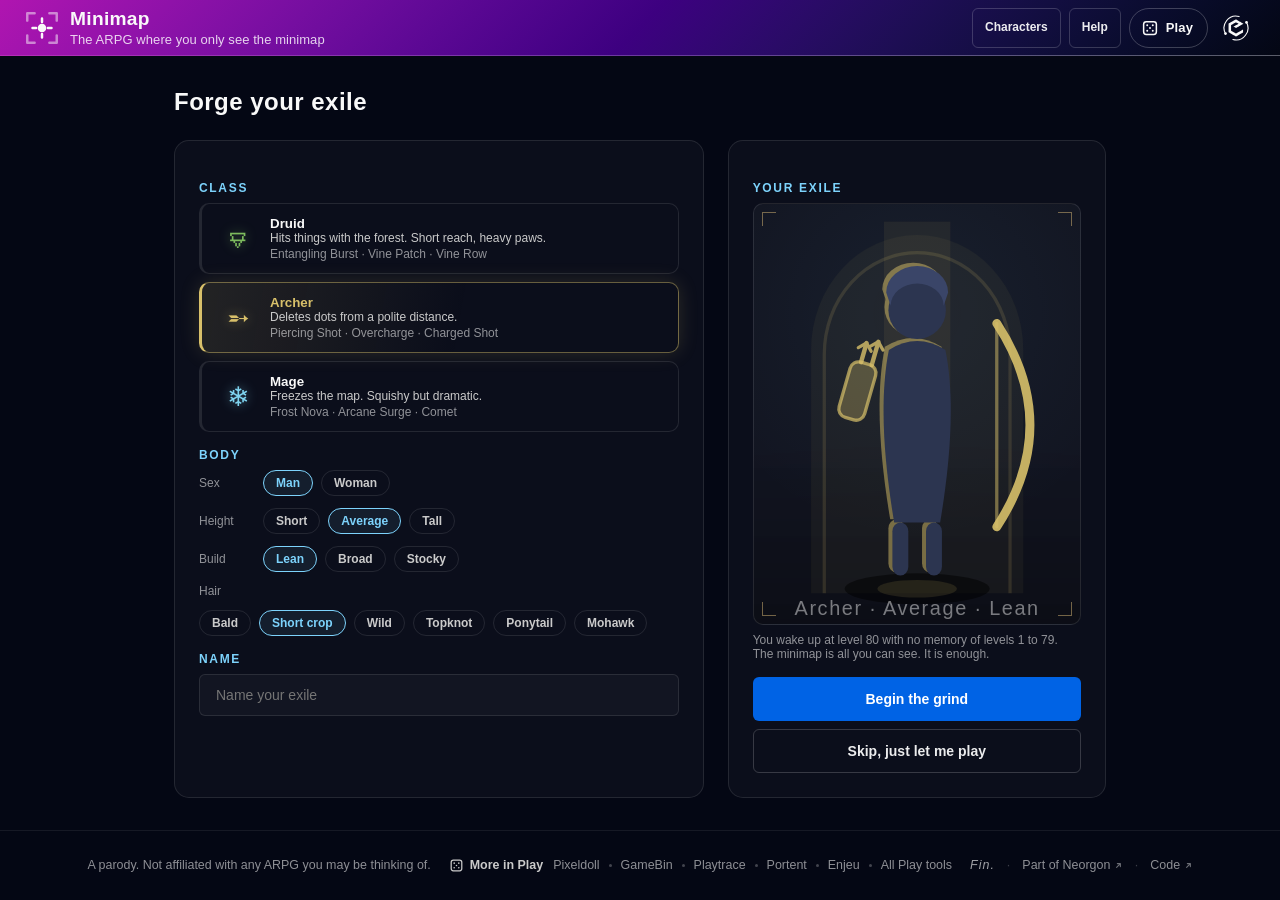
<file: index.html>
<!DOCTYPE html>
<html lang="en">
<head>
  <meta charset="UTF-8">
  <meta name="viewport" content="width=device-width, initial-scale=1.0">
  <link rel="icon" type="image/svg+xml" href="/favicon.svg">
  <link rel="icon" type="image/x-icon" href="/favicon.ico" sizes="16x16 32x32 48x48">
  <link rel="apple-touch-icon" sizes="180x180" href="/apple-touch-icon.png">
  <meta name="apple-mobile-web-app-title" content="Minimap">
  <link rel="manifest" href="/site.webmanifest">
  <meta name="neo-mark" content="on">
  <title>Minimap | The Minimap-Only ARPG</title>
  <meta name="description" content="Grind procedural dungeon maps through the minimap alone. Start at level 80 as druid, archer, or mage and claw to 100. Fully in your browser">
  <meta property="og:title" content="Minimap: The Minimap-Only ARPG">
  <meta property="og:description" content="Grind procedural maps you can only see through the minimap. Start at level 80, claw to 100">
  <meta property="og:type" content="website">
  <meta property="og:url" content="https://minimap.neorgon.com/">
  <meta property="og:site_name" content="Neorgon">
  <meta name="twitter:card" content="summary_large_image">
  <meta name="twitter:title" content="Minimap: The Minimap-Only ARPG">
  <meta name="twitter:description" content="Grind procedural maps you can only see through the minimap">
  <meta name="robots" content="index, follow">
  <link rel="canonical" href="https://minimap.neorgon.com/">
  <meta property="og:locale" content="en_US">
  <meta name="theme-color" content="#040714">
  <meta property="og:image" content="https://minimap.neorgon.com/og-preview.jpg">
  <meta property="og:image:width" content="1200">
  <meta property="og:image:height" content="630">
  <meta name="twitter:image" content="https://minimap.neorgon.com/og-preview.jpg">
  <link rel="stylesheet" href="css/style.css">
  <link rel="stylesheet" href="css/atlas.css">
  <link rel="stylesheet" href="css/chargen.css">
  <!-- Neorgon Header Kit (vendored; ?header=live swaps CSS to CDN). Keep after style.css. The kit owns the header. -->
  <script>(function(){var m=location.search.match(/[?&]theme=([\w-]+)/)||document.cookie.match(/(?:^|;\s*)neo_theme=([\w-]+)/);if(m&&m[1]!=='default')document.documentElement.dataset.theme=decodeURIComponent(m[1]);})();</script>
  <link rel="stylesheet" href="css/neorgon-header.css">
  <link rel="stylesheet" href="css/neorgon-themes.css">
  <link rel="stylesheet" href="https://cdn.neorgon.org/v1.0.0/header/season.css">
  <script defer src="js/neorgon-header.js"></script>
  <meta name="neo-repo" content="energon-a-secas/minimap-site">
  <meta name="neo-category" content="play">
  <link rel="stylesheet" href="css/neorgon-footer.css">
  <script defer src="js/neorgon-footer.js"></script>
  <script type="application/ld+json">
  {
    "@context": "https://schema.org",
    "@type": "VideoGame",
    "name": "Minimap",
    "description": "A parody ARPG where the whole game happens on the minimap. Grind procedural dungeon maps, dodge boss telegraphs, and level from 80 to 100.",
    "url": "https://minimap.neorgon.com/",
    "genre": ["Action role-playing", "Parody"],
    "gamePlatform": "Web browser",
    "playMode": "SinglePlayer",
    "applicationCategory": "Game",
    "operatingSystem": "Any",
    "offers": { "@type": "Offer", "price": "0", "priceCurrency": "USD" },
    "author": { "@type": "Organization", "name": "Neorgon", "url": "https://neorgon.com/" }
  }
  </script>
</head>
<body data-screen="loading">

  <a class="skip-link" href="#main">Skip to content</a>

  <header class="header-bar" data-header-mode="app">
    <div class="header-logo">
      <a href="./" class="header-title-link">
        <img src="https://cdn.neorgon.org/v1.0.0/energon-classic-logo.png" class="header-logo-img" alt="">
        <div class="header-title-wrap">
        <h1>Minimap</h1>
        <div class="header-subtitle">The ARPG where you only see the minimap</div>
      
        </div>
      </a>
    </div>

    <div class="header-right">
      <div class="header-actions">
        <button class="btn btn--ghost btn--sm" id="rosterBtn" data-keep-mobile>Characters</button>
        <button class="btn btn--ghost btn--sm" id="helpBtn">Help</button>
      </div>
      <a class="header-home" href="https://neorgon.com/" title="neorgon.com" aria-label="Neorgon home">
        <svg class="nh-hub-icon" viewBox="0 0 24 24" fill="none" xmlns="http://www.w3.org/2000/svg" aria-hidden="true">
          <path d="M12 4.4 18.58 8.2 18.58 15.8 12 19.6 5.42 15.8 5.42 8.2Z" fill="currentColor" stroke="none"/>
          <g class="nh-orbit">
            <path d="M2.47 17.50 A11.0 11.0 0 0 1 14.85 1.37" fill="none" stroke="currentColor" stroke-width="1.05" stroke-linecap="round"/>
            <path d="M21.53 6.50 A11.0 11.0 0 0 1 9.15 22.63" fill="none" stroke="currentColor" stroke-width="1.05" stroke-linecap="round"/>
            <circle cx="21.71" cy="6.84" r="1.25" fill="currentColor"/>
            <circle cx="2.29" cy="17.16" r="1.25" fill="currentColor"/>
          </g>
        </svg>
      </a>
    </div>
  </header>

  <main id="main">

    <!-- ── Character creation ─────────────────────────────────────────── -->
    <section class="screen" id="screen-chargen" hidden>
      <div class="chargen">
        <div class="chargen__intro">
          <h2 class="screen-title">Forge your exile</h2>
        </div>

        <div class="chargen__grid">
          <div class="chargen__panel">
            <h3 class="panel-label">Class</h3>
            <div class="class-picker" id="classPicker" role="radiogroup" aria-label="Class"></div>

            <h3 class="panel-label">Body</h3>
            <div class="body-options" id="bodyOptions"></div>

            <h3 class="panel-label">Name</h3>
            <input type="text" id="charName" class="text-input" maxlength="18" placeholder="Name your exile" autocomplete="off">
          </div>

          <div class="chargen__panel chargen__preview">
            <h3 class="panel-label">Your exile</h3>
            <div class="portrait" id="portraitBox" aria-hidden="true"></div>
            <p class="portrait-note">You wake up at level 80 with no memory of levels 1 to 79. The minimap is all you can see. It is enough.</p>
            <div class="chargen__actions">
              <button class="btn btn--primary btn--block" id="createCharBtn">Begin the grind</button>
              <button class="btn btn--ghost btn--block" id="skipCharBtn">Skip, just let me play</button>
            </div>
          </div>
        </div>
      </div>
    </section>

    <!-- ── Roster ─────────────────────────────────────────────────────── -->
    <section class="screen" id="screen-roster" hidden>
      <div class="roster">
        <h2 class="screen-title">Characters</h2>
        <p class="screen-lead">Each exile keeps their own atlas progress. Deleting one is permanent, like your mistakes.</p>
        <div class="roster__list" id="rosterList"></div>
        <button class="btn btn--secondary" id="newCharBtn">Create new exile</button>
      </div>
    </section>

    <!-- ── Atlas hub ──────────────────────────────────────────────────── -->
    <section class="screen" id="screen-hub" hidden>
      <div class="hub">
        <div class="hub__top">
          <div>
            <h2 class="screen-title">Atlas of Worms</h2>
            <p class="screen-lead" id="hubCharLine"></p>
          </div>
          <div class="hub__legend">
            <span><i class="dot dot--open"></i> Open</span>
            <span><i class="dot dot--cleared"></i> Cleared</span>
            <span><i class="dot dot--locked"></i> Locked</span>
          </div>
        </div>
        <div class="atlas-wrap">
          <svg id="atlasSvg" viewBox="0 0 1000 560" role="img" aria-label="Atlas map of unlockable dungeon nodes"></svg>
        </div>
        <div class="hub__detail" id="hubDetail" hidden>
          <div class="hub__detail-text">
            <h3 id="hubMapName"></h3>
            <p id="hubMapInfo"></p>
          </div>
          <button class="btn btn--primary" id="enterMapBtn">Enter map</button>
        </div>
      </div>
    </section>

    <!-- ── Game ───────────────────────────────────────────────────────── -->
    <section class="screen screen--game" id="screen-game" hidden>
      <div class="stage" id="stage">
        <canvas id="bgCanvas" aria-hidden="true"></canvas>
        <canvas id="gameCanvas" role="img" aria-label="Minimap view of the dungeon"></canvas>

        <div class="boss-bar" id="bossBar" hidden>
          <div class="boss-bar__name" id="bossName"></div>
          <div class="boss-bar__track"><div class="boss-bar__fill" id="bossFill"></div></div>
        </div>

        <!-- Map info + quest tracker, top right, gold serif -->
        <div class="tracker">
          <div class="tracker__map">
            <div id="trkMapName"></div>
            <div id="trkMonsterLevel"></div>
            <div>Standard League</div>
            <div>Permanent Squinting</div>
          </div>
          <div class="tracker__quest">
            <div class="tracker__quest-title" id="trkQuestTitle"></div>
            <div class="tracker__quest-body" id="trkQuestBody"></div>
          </div>
        </div>

        <!-- Bottom HUD -->
        <div class="hud">
          <div class="orb orb--life">
            <div class="orb__fill" id="lifeFill"></div>
            <div class="orb__label" id="lifeLabel">0/0</div>
          </div>

          <div class="hud__center">
            <div class="charline" id="charLine"></div>
            <div class="skillbar" id="skillbar"></div>
            <div class="xpbar" title="Experience">
              <div class="xpbar__fill" id="xpFill"></div>
              <div class="xpbar__label" id="xpLabel"></div>
            </div>
          </div>

          <div class="orb orb--mana">
            <div class="orb__fill" id="manaFill"></div>
            <div class="orb__label" id="manaLabel">0/0</div>
          </div>
        </div>

        <!-- Waypoint panel -->
        <div class="wp-panel" id="wpPanel" hidden>
          <h3>Waypoints</h3>
          <div class="wp-panel__list" id="wpList"></div>
          <button class="btn btn--ghost btn--sm" id="wpClose">Close</button>
        </div>

        <!-- Leave confirmation -->
        <div class="overlay overlay--confirm" id="leaveConfirm" hidden>
          <h2>Leave the map?</h2>
          <p>The layout and every remaining monster are lost. The Atlas does not do refunds.</p>
          <div class="overlay__actions">
            <button class="btn btn--primary" id="confirmLeaveBtn">Leave map</button>
            <button class="btn btn--ghost" id="cancelLeaveBtn">Keep fighting</button>
          </div>
        </div>

        <!-- Death overlay -->
        <div class="overlay overlay--death" id="deathOverlay" hidden>
          <h2>You have died</h2>
          <p id="deathLine"></p>
          <p class="overlay__penalty" id="deathPenalty"></p>
          <button class="btn btn--primary" id="respawnBtn">Respawn at waypoint</button>
        </div>

        <!-- Map cleared overlay -->
        <div class="overlay overlay--cleared" id="clearedOverlay" hidden>
          <h2>Map cleared</h2>
          <p id="clearedLine"></p>
          <div class="overlay__actions">
            <button class="btn btn--primary" id="backToHubBtn">Return to Atlas</button>
            <button class="btn btn--ghost" id="stayBtn">Keep wandering</button>
          </div>
        </div>

        <div class="toastbox" id="toastbox" aria-live="polite"></div>
      </div>
    </section>

  </main>

  <!-- Help modal -->
  <div class="modal" id="helpModal" hidden>
    <div class="modal__backdrop" data-modal-close tabindex="-1" aria-hidden="true"></div>
    <div class="modal__dialog" role="dialog" aria-modal="true" aria-labelledby="helpTitle" tabindex="-1">
      <header class="modal__header">
        <h2 id="helpTitle">How to squint</h2>
        <button type="button" class="btn btn--ghost btn--icon" data-modal-close aria-label="Close dialog">
          <svg width="20" height="20" viewBox="0 0 24 24" fill="none" stroke="currentColor" stroke-width="2" aria-hidden="true"><path d="M18 6L6 18M6 6l12 12"/></svg>
        </button>
      </header>
      <div class="modal__body">
        <ul class="help-list">
          <li><strong>Move:</strong> click or hold the mouse, or use WASD / arrow keys. Enemies body-block you.</li>
          <li><strong>Roll:</strong> Space. A quick dash that passes through enemies with brief immunity.</li>
          <li><strong>Sprint:</strong> hold Shift. Much faster, but one hit while sprinting stuns you for 2.5s.</li>
          <li><strong>Attack:</strong> automatic when an enemy is in range</li>
          <li><strong>Skills:</strong> Q, E, R. Three per class; the big one has the long cooldown.</li>
          <li><strong>Waypoints:</strong> touch a totem to unlock it (green entry, blue midpoint), press T to teleport</li>
          <li><strong>Dots:</strong> white normal, blue magic, yellow rare, orange boss</li>
          <li><strong>Goal:</strong> find the boss, dodge the telegraph circles, clear the map, level up</li>
          <li><strong>Death:</strong> costs 10% of your level XP, exactly as painful as it sounds</li>
        </ul>
      </div>
    </div>
  </div>

  <footer class="neo-footer" data-footer-mode="minimal" id="siteFooter">
    A parody. Not affiliated with any ARPG you may be thinking of.
    <!-- neo-fleet:more -->
    <nav class="neo-more" aria-label="More in Play" data-category="play" data-label-en="Play" data-label-es="Jugar">
      <span class="neo-more__label" aria-hidden="true"><svg class="neo-more__icon" viewBox="0 0 24 24" width="16" height="16" fill="none" stroke="currentColor" stroke-width="2" stroke-linecap="round" stroke-linejoin="round" aria-hidden="true" focusable="false"><rect x="3.5" y="3.5" width="17" height="17" rx="3.5"/><circle cx="8.3" cy="8.3" r="1.3" fill="currentColor" stroke="none"/><circle cx="15.7" cy="8.3" r="1.3" fill="currentColor" stroke="none"/><circle cx="12" cy="12" r="1.3" fill="currentColor" stroke="none"/><circle cx="8.3" cy="15.7" r="1.3" fill="currentColor" stroke="none"/><circle cx="15.7" cy="15.7" r="1.3" fill="currentColor" stroke="none"/></svg><span class="neo-more__title">More in Play</span></span>
      <ul class="neo-more__list">
        <li><a href="https://pixeldoll.neorgon.com/">Pixeldoll</a></li>
        <li><a href="https://gamebin.neorgon.com/">GameBin</a></li>
        <li><a href="https://playtrace.neorgon.com/">Playtrace</a></li>
        <li><a href="https://portent.neorgon.com/">Portent</a></li>
        <li><a href="https://enjeu.neorgon.com/">Enjeu</a></li>
        <li><a class="neo-more__all" href="https://neorgon.com/play/">All Play tools</a></li>
      </ul>
    </nav>
    <!-- /neo-fleet:more -->
  </footer>

  <script type="module" src="js/app.js"></script>
</body>
</html>
</file>
<file: css/style.css>
/* ── Reset & base ──────────────────────────────────────────── */
*, *::before, *::after { margin: 0; padding: 0; box-sizing: border-box; }

/*
 * ── Design tokens ─────────────────────────────────────────────
 *
 *  Colors
 *  bg:                 #040714
 *  surface-1 (cards):  rgba(255,255,255,.03)
 *  surface-2 (hover):  rgba(255,255,255,.06)
 *  border-subtle:      rgba(255,255,255,.07)
 *  border:             rgba(255,255,255,.1)
 *  border-strong:      rgba(255,255,255,.22)
 *  blue accent:        #0063e5
 *  blue accent bright: #0080ff
 *  text primary:       #f9f9f9
 *  text secondary:     #cacaca
 *  text muted:         rgba(255,255,255,.55)
 *  header gradient:    in oklch 135deg, #B015B0 0%, #3D0080 50%, #040714 100%
 *
 *  Typography scale (rem)
 *  --text-xs: 0.75    --text-sm: 0.875   --text-base: 1
 *  --text-lg: 1.125   --text-xl: 1.25    --text-2xl: 1.5
 *  font stack: 'Avenir Next', -apple-system, BlinkMacSystemFont,
 *              'Segoe UI', Roboto, Oxygen, Ubuntu, Cantarell, sans-serif
 *
 *  Spacing scale (4px grid)
 *  --space-1: 4px   --space-2: 8px   --space-3: 12px   --space-4: 16px
 *  --space-6: 24px  --space-8: 32px
 *
 *  Radii
 *  --radius-sm: 6px   --radius: 10px   --radius-lg: 15px
 *
 *  Easing
 *  --ease-snap: cubic-bezier(0.34, 1.56, 0.64, 1)  (spring/overshoot)
 *  --dur-fast: 120ms   --dur: 200ms
 *
 *  UI primitives
 *  --control-height: 44px   (touch minimum)
 *  --control-height-sm: 36px
 *  --z-sticky-header: 200   --z-modal: 400   --z-toast: 500
 */

:root {
  --bg: #040714;
  --surface-1: rgba(255,255,255,.03);
  --surface-2: rgba(255,255,255,.06);
  --surface-toast: #1a1730;
  --border-subtle: rgba(255,255,255,.07);
  --border: rgba(255,255,255,.1);
  --border-strong: rgba(255,255,255,.22);
  --text-primary: #f9f9f9;
  --text-secondary: #cacaca;
  --text-muted: rgba(255,255,255,.55);
  --accent: #0063e5;
  --accent-bright: #0080ff;
  --danger: #e11d48;
  --danger-hover: #f43f5e;
  --font: 'Avenir Next', -apple-system, BlinkMacSystemFont, 'Segoe UI', Roboto, Oxygen, Ubuntu, Cantarell, sans-serif;
  --text-xs: 0.75rem; --text-sm: 0.875rem; --text-base: 1rem;
  --text-lg: 1.125rem; --text-xl: 1.25rem; --text-2xl: 1.5rem;
  --space-1: 4px; --space-2: 8px; --space-3: 12px; --space-4: 16px;
  --space-6: 24px; --space-8: 32px;
  --radius-sm: 6px; --radius: 10px; --radius-lg: 15px;
  --ease-snap: cubic-bezier(0.34, 1.56, 0.64, 1);
  --dur-fast: 120ms; --dur: 200ms;
  --control-height: 44px;
  --control-height-sm: 36px;
  --shadow-card: 0 12px 28px rgba(15, 23, 42, 0.5);
  --shadow-modal: 0 24px 48px rgba(2, 6, 23, 0.58);
  --z-sticky-header: 200;
  --z-modal: 400;
  --z-toast: 500;
}

html { height: 100%; }
body {
  font-family: var(--font);
  background: var(--bg);
  min-height: 100%;
  color: var(--text-primary);
  display: flex; flex-direction: column;
}

body.modal-open {
  overflow: hidden;
}

main#main {
  flex: 1;
  display: flex;
  flex-direction: column;
  min-height: 0;
  width: 100%;
}

/* ── Layout ────────────────────────────────────────────────── */
/*
 * GOTCHA: body { display:flex; flex-direction:column } + margin: 0 auto
 * on a child collapses its width — always pair with width: 100%.
 *
 * GOTCHA: External images (YouTube ggpht, Gravatar, etc.) may block loading
 * when the Referer header points to localhost or an unknown origin. Fix:
 * 1. Add <meta name="referrer" content="no-referrer"> in <head> (global)
 * 2. Or add referrerpolicy="no-referrer" on each <img> tag
 */
.container {
  max-width: 900px;
  width: 100%;
  margin: 0 auto;
  padding: var(--space-6);
  flex: 1;
}

/* Vertical rhythm: use inside .container or nested regions */
.stack {
  display: flex;
  flex-direction: column;
  gap: var(--space-6);
}
.stack--tight { gap: var(--space-4); }
.stack--loose { gap: var(--space-8); }

/* Page section: title row + body (replaces “card everything” for grouping) */
.section {
  display: flex;
  flex-direction: column;
  gap: var(--space-4);
}
.section__header {
  display: flex;
  flex-wrap: wrap;
  align-items: flex-end;
  justify-content: space-between;
  gap: var(--space-4);
}
.section__titles {
  display: flex;
  flex-direction: column;
  gap: var(--space-1);
  min-width: 0;
}
.section__title {
  font-size: var(--text-xl);
  font-weight: 600;
  letter-spacing: 0.02em;
  color: var(--text-primary);
}
.section__lead {
  font-size: var(--text-sm);
  color: var(--text-muted);
  line-height: 1.45;
  max-width: 52ch;
}
.section__lead code {
  font-family: ui-monospace, SFMono-Regular, Menlo, Monaco, Consolas, "Liberation Mono", monospace;
  font-size: 0.92em;
  color: var(--text-secondary);
}
.stack > .card { margin-bottom: 0; }
.toolbar {
  display: flex;
  flex-wrap: wrap;
  align-items: center;
  gap: var(--space-2);
}

/* ── Header ────────────────────────────────────────────────────
 * Owned by the Neorgon Header Kit (css/neorgon-header.css — canonical
 * source: packages/neorgon-ui/header/). Do NOT style .header-bar,
 * .header-logo*, .header-title-link, .header-subtitle, .header-right,
 * .header-actions, or .header-home here. Auth styles (.auth-*) stay
 * site-owned below.
 */
nav {
  display: flex;
  align-items: center;
  gap: var(--space-2);
}

/* ── Buttons (canonical) ─────────────────────────────────────
 * Use .btn + a variant. Aliases: .nav-link = toolbar ghost; .auth-* map below.
 */
.btn {
  display: inline-flex;
  align-items: center;
  justify-content: center;
  gap: var(--space-2);
  min-height: var(--control-height);
  padding: 0 var(--space-4);
  border-radius: var(--radius-sm);
  font-family: inherit;
  font-size: var(--text-sm);
  font-weight: 600;
  line-height: 1.2;
  text-decoration: none;
  cursor: pointer;
  border: 1px solid transparent;
  background: transparent;
  color: var(--text-primary);
  transition:
    background-color var(--dur),
    color var(--dur),
    border-color var(--dur),
    box-shadow var(--dur),
    transform var(--dur-fast);
  -webkit-tap-highlight-color: transparent;
}
.btn:disabled,
.btn[aria-disabled="true"] {
  opacity: 0.45;
  cursor: not-allowed;
  pointer-events: none;
}
.btn--sm {
  min-height: var(--control-height-sm);
  padding: 0 var(--space-3);
  font-size: var(--text-xs);
}
.btn--block { width: 100%; }
.btn--icon {
  min-width: var(--control-height);
  padding: 0;
}
.btn--primary {
  background: var(--accent);
  color: #fff;
  border-color: transparent;
}
.btn--primary:hover { background: var(--accent-bright); }
.btn--secondary {
  background: var(--surface-2);
  color: var(--text-primary);
  border-color: var(--border-strong);
}
.btn--secondary:hover {
  background: rgba(255, 255, 255, 0.1);
}
.btn--ghost {
  background: transparent;
  color: rgba(255,255,255,0.92);
  border-color: rgba(255,255,255,0.18);
}
.btn--ghost:hover {
  background: rgba(255,255,255,0.1);
  color: #fff;
}
.btn--danger {
  background: var(--danger);
  color: #fff;
  border-color: transparent;
}
.btn--danger:hover { background: var(--danger-hover); }

/* Toolbar ghost (header nav) — same as .btn.btn--ghost.btn--sm */
.nav-link {
  display: inline-flex;
  align-items: center;
  justify-content: center;
  min-height: var(--control-height);
  padding: 0 var(--space-3);
  border: 1px solid rgba(255,255,255,0.18);
  border-radius: var(--radius-sm);
  background: transparent;
  color: rgba(255,255,255,0.92);
  cursor: pointer;
  font-family: inherit;
  font-size: var(--text-sm);
  font-weight: 600;
  transition: background-color var(--dur), color var(--dur), border-color var(--dur);
}
.nav-link:hover {
  background: rgba(255,255,255,0.1);
  color: #fff;
}

.auth-toggle {
  display: flex;
  align-items: center;
  justify-content: center;
  min-width: var(--control-height);
  min-height: var(--control-height);
  padding: 0;
  border: 1px solid rgba(255,255,255,0.18);
  border-radius: var(--radius-sm);
  background: transparent;
  color: rgba(255,255,255,0.92);
  cursor: pointer;
  font-family: inherit;
  transition: background-color var(--dur), color var(--dur), border-color var(--dur);
}
.auth-toggle:hover {
  background: rgba(255,255,255,0.1);
  color: #fff;
}
.auth-toggle svg {
  width: 22px;
  height: 22px;
  flex-shrink: 0;
  display: block;
}
.auth-toggle.logged-in { color: var(--accent); }
.auth-toggle.logged-in svg circle:nth-of-type(2) {
  fill: currentColor;
  stroke: none;
}

/* ── Sheet (inline panel under header) — not a modal ─────────
 * Use for auth, filters, compact forms. No backdrop; page scrolls.
 * For blocking overlays use .modal below.
 */
.auth-panel {
  background: rgba(255,255,255,0.02);
  border-bottom: 1px solid var(--border-subtle);
  max-height: 0;
  overflow: hidden;
  transition: max-height 0.3s ease-out;
}
.auth-panel.open { max-height: 300px; }
.auth-panel-inner {
  padding: var(--space-6);
  max-width: 400px;
  margin: 0 auto;
}
.auth-tabs {
  display: flex;
  gap: var(--space-2);
  margin-bottom: var(--space-4);
}
.auth-tab {
  flex: 1;
  min-height: var(--control-height-sm);
  padding: 0 var(--space-4);
  border: 1px solid var(--border);
  border-radius: var(--radius-sm);
  background: transparent;
  color: var(--text-muted);
  cursor: pointer;
  font-family: inherit;
  font-size: var(--text-sm);
  font-weight: 600;
  transition: background-color var(--dur), color var(--dur), border-color var(--dur);
}
.auth-tab.active {
  background: var(--surface-2);
  color: var(--text-primary);
  border-color: var(--border-strong);
}
.auth-form input {
  width: 100%;
  padding: var(--space-3) var(--space-4);
  margin-bottom: var(--space-3);
  border: 1px solid var(--border);
  border-radius: var(--radius-sm);
  background: var(--surface-1);
  color: var(--text-primary);
  font-size: var(--text-sm);
  font-family: inherit;
}
.auth-submit {
  width: 100%;
  min-height: var(--control-height);
  padding: 0 var(--space-4);
  border: none;
  border-radius: var(--radius-sm);
  background: var(--accent);
  color: #fff;
  font-family: inherit;
  font-weight: 600;
  font-size: var(--text-sm);
  cursor: pointer;
  transition: background-color var(--dur);
}
.auth-submit:hover { background: var(--accent-bright); }
#authUser {
  display: flex;
  align-items: center;
  justify-content: space-between;
  gap: var(--space-4);
}
.auth-username {
  color: var(--text-primary);
  font-weight: 600;
}
.auth-logout {
  min-height: var(--control-height-sm);
  padding: 0 var(--space-3);
  border: 1px solid var(--border);
  border-radius: var(--radius-sm);
  background: transparent;
  color: var(--text-muted);
  cursor: pointer;
  font-family: inherit;
  font-size: var(--text-sm);
  font-weight: 600;
  transition: background-color var(--dur), color var(--dur), border-color var(--dur);
}
.auth-logout:hover {
  background: var(--surface-2);
  color: var(--text-primary);
}
.auth-divider {
  height: 1px;
  background: var(--border-subtle);
}

/* ── Modal (blocking overlay) ──────────────────────────────── */
.modal[hidden] {
  display: none !important;
}
.modal {
  position: fixed;
  inset: 0;
  z-index: var(--z-modal);
  display: flex;
  align-items: center;
  justify-content: center;
  padding: var(--space-4);
}
.modal__backdrop {
  position: absolute;
  inset: 0;
  background: rgba(2, 4, 12, 0.72);
  backdrop-filter: blur(4px);
}
.modal__dialog {
  position: relative;
  z-index: 1;
  display: flex;
  flex-direction: column;
  width: min(100%, 440px);
  max-height: min(88vh, 560px);
  overflow: hidden;
  background: var(--surface-1);
  border: 1px solid var(--border-strong);
  border-radius: var(--radius-lg);
  box-shadow: var(--shadow-modal);
}
.modal__header {
  display: flex;
  align-items: center;
  justify-content: space-between;
  gap: var(--space-4);
  padding: var(--space-4) var(--space-6);
  border-bottom: 1px solid var(--border-subtle);
}
.modal__header h2 {
  font-size: var(--text-lg);
  font-weight: 600;
  color: var(--text-primary);
}
.modal__body {
  padding: var(--space-6);
  overflow: auto;
  font-size: var(--text-sm);
  color: var(--text-secondary);
  line-height: 1.55;
}
.modal__body code {
  font-family: ui-monospace, SFMono-Regular, Menlo, Monaco, Consolas, "Liberation Mono", monospace;
  font-size: 0.9em;
  color: var(--text-primary);
}
.modal__footer {
  display: flex;
  flex-wrap: wrap;
  justify-content: flex-end;
  gap: var(--space-2);
  padding: var(--space-4) var(--space-6);
  border-top: 1px solid var(--border-subtle);
}

/* ── Card ──────────────────────────────────────────────────── */
/*
 * GOTCHA: backdrop-filter creates a stacking context — dropdowns inside
 * a card can be clipped by a later card's stacking context. Fix by adding
 * position: relative; z-index: 10 to the card that owns the open dropdown.
 *
 * Default: static surface (no hover lift — avoids generic “dashboard demo”).
 * Use .card--interactive for raised hover + entrance motion.
 *
 * GOTCHA: a <button> or <a> used AS a card does not inherit body text color —
 * buttons default to canvas text (near-black), rendering invisible on the dark
 * bg. When a card is an interactive element, set color: var(--text-primary)
 * and font-family: var(--font) explicitly on it.
 */
.card {
  background: var(--surface-1);
  border: 1px solid var(--border);
  border-radius: var(--radius-lg);
  padding: var(--space-6);
  margin-bottom: var(--space-6);
  backdrop-filter: blur(10px);
  transition: border-color var(--dur), box-shadow var(--dur);
}
.card:hover {
  border-color: var(--border-strong);
  box-shadow: 0 8px 20px rgba(15, 23, 42, 0.45);
}
.card--interactive {
  transition:
    transform var(--dur) ease-out,
    box-shadow var(--dur) ease-out,
    border-color var(--dur);
  animation: fadeIn 0.35s ease-out both;
}
.card--interactive:hover {
  transform: translateY(-3px);
  box-shadow: var(--shadow-card);
  border-color: var(--border-strong);
}
.card--enter {
  animation: fadeIn 0.35s ease-out both;
}
.card--flat:hover {
  box-shadow: none;
}

/* ── Button press feedback ─────────────────────────────────── */
button:active,
.btn:active,
.nav-link:active,
.auth-toggle:active,
.auth-tab:active,
.auth-submit:active,
.auth-logout:active {
  transform: scale(0.98);
  transition-duration: var(--dur-fast);
}

@keyframes fadeIn {
  from { opacity: 0; transform: translateY(6px); }
  to   { opacity: 1; transform: translateY(0); }
}

/* ── Skeleton loading ──────────────────────────────────────── */
@keyframes shimmer { to { background-position: -200% 0; } }
.skeleton {
  background: linear-gradient(90deg, var(--surface-1) 25%, var(--surface-2) 50%, var(--surface-1) 75%);
  background-size: 200% 100%;
  animation: shimmer 1.5s ease-in-out infinite;
  border-radius: var(--radius);
}

/* ── Toast ─────────────────────────────────────────────────── */
.toast {
  position: fixed;
  bottom: var(--space-6);
  right: var(--space-6);
  z-index: var(--z-toast);
  max-width: min(360px, calc(100vw - var(--space-8)));
  background: var(--surface-toast);
  border: 1px solid var(--border);
  border-radius: var(--radius);
  padding: var(--space-3) var(--space-4);
  font-size: var(--text-sm);
  color: var(--text-primary);
  box-shadow: var(--shadow-card);
  pointer-events: none;
  transform: translateY(8px);
  opacity: 0;
  transition: opacity 0.2s ease-out, transform 0.2s ease-out;
}
.toast.visible {
  opacity: 1;
  transform: translateY(0);
}

/* ── Footer ────────────────────────────────────────────────── */

/* ── Focus styles ──────────────────────────────────────────── */
:focus-visible {
  outline: 2px solid var(--accent-bright);
  outline-offset: 2px;
}

/* ── Skip link ─────────────────────────────────────────────── */
.skip-link {
  position: absolute;
  top: -100%;
  left: var(--space-4);
  z-index: 1000;
  padding: var(--space-2) var(--space-4);
  background: var(--accent-bright);
  color: #000;
  font-weight: 600;
  font-size: var(--text-sm);
  border-radius: 0 0 var(--radius-sm) var(--radius-sm);
  text-decoration: none;
  transition: top var(--dur);
}
.skip-link:focus { top: 0; }

/* ── Reduced motion ────────────────────────────────────────── */
@media (prefers-reduced-motion: reduce) {
  *, *::before, *::after {
    animation-duration: 0.01ms !important;
    animation-iteration-count: 1 !important;
    transition: none !important;
  }
  .card--interactive:hover { transform: none; }
}

/* ── Responsive ────────────────────────────────────────────── */
@media (max-width: 600px) {
  .container { padding: var(--space-4); }
  .toast {
    left: var(--space-4);
    right: var(--space-4);
    max-width: none;
  }
}

/* ════════════════════════════════════════════════════════════
   MINIMAP GAME STYLES
   Accent: sky-300 #7dd3fc (the minimap line color).
   HUD gold: #c8aa6e serif, an affectionate parody layout.
   ════════════════════════════════════════════════════════════ */

:root {
  --mm-accent: #7dd3fc;
  --mm-gold: #c8aa6e;
  --mm-gold-dim: #a8926a;
  --hud-serif: Palatino, 'Palatino Linotype', Georgia, 'Times New Roman', serif;
}

.screen[hidden] { display: none !important; }
.screen { flex: 1; display: flex; flex-direction: column; }
.screen-title {
  font-size: var(--text-2xl);
  font-weight: 700;
  letter-spacing: 0.02em;
}
.screen-lead {
  color: var(--text-muted);
  font-size: var(--text-sm);
  line-height: 1.5;
  max-width: 62ch;
  margin-top: var(--space-1);
}
.panel-label {
  font-size: var(--text-xs);
  text-transform: uppercase;
  letter-spacing: 0.14em;
  color: var(--mm-accent);
  margin: var(--space-4) 0 var(--space-2);
}
.text-input {
  width: 100%;
  padding: var(--space-3) var(--space-4);
  border: 1px solid var(--border);
  border-radius: var(--radius-sm);
  background: var(--surface-1);
  color: var(--text-primary);
  font-size: var(--text-sm);
  font-family: inherit;
}

/* ── Chargen ───────────────────────────────────────────────── */
.chargen {
  width: 100%;
  max-width: 980px;
  margin: 0 auto;
  padding: var(--space-8) var(--space-6);
}
.chargen__grid {
  display: grid;
  grid-template-columns: 1.4fr 1fr;
  gap: var(--space-6);
  margin-top: var(--space-6);
}
.chargen__panel {
  background: var(--surface-1);
  border: 1px solid var(--border);
  border-radius: var(--radius-lg);
  padding: var(--space-6);
}
.class-picker { display: grid; gap: var(--space-2); }
.class-card {
  display: grid;
  grid-template-columns: 40px 1fr;
  grid-template-areas: "icon name" "icon blurb" "icon skill";
  text-align: left;
  gap: 0 var(--space-3);
  padding: var(--space-3) var(--space-4);
  border: 1px solid var(--border);
  border-radius: var(--radius);
  background: transparent;
  color: var(--text-primary);
  font-family: var(--font);
  cursor: pointer;
  transition: border-color var(--dur), background-color var(--dur), box-shadow var(--dur);
}
.class-card:hover { border-color: var(--border-strong); background: var(--surface-1); }
.class-card--active {
  border-color: var(--mm-accent);
  background: rgba(125, 211, 252, 0.06);
  box-shadow: 0 0 18px rgba(125, 211, 252, 0.15);
}
.class-card__icon { grid-area: icon; font-size: 1.7rem; align-self: center; text-align: center; }
.class-card__name { grid-area: name; font-weight: 700; }
.class-card__blurb { grid-area: blurb; font-size: var(--text-xs); color: var(--text-secondary); }
.class-card__skill { grid-area: skill; font-size: var(--text-xs); color: var(--text-muted); margin-top: 2px; }

.opt-row { display: flex; align-items: baseline; gap: var(--space-3); margin-bottom: var(--space-3); flex-wrap: wrap; }
.opt-row__label { font-size: var(--text-xs); color: var(--text-muted); width: 52px; flex-shrink: 0; }
.opt-row__chips { display: flex; gap: var(--space-2); flex-wrap: wrap; }
.chip {
  padding: 5px 12px;
  border: 1px solid var(--border);
  border-radius: 999px;
  background: transparent;
  color: var(--text-secondary);
  font-family: var(--font);
  font-size: var(--text-xs);
  font-weight: 600;
  cursor: pointer;
  transition: border-color var(--dur), color var(--dur), background-color var(--dur);
}
.chip:hover { border-color: var(--border-strong); color: var(--text-primary); }
.chip--active {
  border-color: var(--mm-accent);
  color: var(--mm-accent);
  background: rgba(125, 211, 252, 0.08);
}

.chargen__preview { display: flex; flex-direction: column; }
.portrait {
  background: radial-gradient(circle at 50% 30%, rgba(125, 211, 252, 0.06), transparent 70%), var(--surface-1);
  border: 1px solid var(--border);
  border-radius: var(--radius);
  aspect-ratio: 7 / 9;
  display: flex;
  align-items: center;
  justify-content: center;
  overflow: hidden;
}
.portrait svg { width: 100%; height: 100%; }
.portrait-tag {
  fill: rgba(255, 255, 255, 0.45);
  font-family: var(--font);
  font-size: 9px;
  letter-spacing: 0.08em;
  text-transform: capitalize;
}
.portrait-note { font-size: var(--text-xs); color: var(--text-muted); margin: var(--space-2) 0 var(--space-4); }
.chargen__actions { margin-top: auto; display: grid; gap: var(--space-2); }

/* ── Roster ────────────────────────────────────────────────── */
.roster {
  width: 100%;
  max-width: 720px;
  margin: 0 auto;
  padding: var(--space-8) var(--space-6);
}
.roster__list { display: grid; gap: var(--space-3); margin: var(--space-6) 0; }
.roster__empty { color: var(--text-muted); font-size: var(--text-sm); }
.roster-card {
  display: flex;
  align-items: center;
  gap: var(--space-4);
  padding: var(--space-4);
  background: var(--surface-1);
  border: 1px solid var(--border);
  border-radius: var(--radius);
}
.roster-card--active { border-color: var(--mm-accent); }
.roster-card__icon { font-size: 1.8rem; }
.roster-card__info { display: flex; flex-direction: column; gap: 2px; min-width: 0; flex: 1; }
.roster-card__info span { font-size: var(--text-xs); color: var(--text-muted); }
.roster-card__actions { display: flex; gap: var(--space-2); }

/* ── Atlas hub ─────────────────────────────────────────────── */
.hub {
  width: 100%;
  max-width: 1100px;
  margin: 0 auto;
  padding: var(--space-6);
  display: flex;
  flex-direction: column;
  flex: 1;
}
.hub__top {
  display: flex;
  justify-content: space-between;
  align-items: flex-end;
  gap: var(--space-4);
  flex-wrap: wrap;
}
.hub__legend { display: flex; gap: var(--space-4); font-size: var(--text-xs); color: var(--text-muted); }
.hub__legend span { display: inline-flex; align-items: center; gap: 6px; }
.dot { width: 10px; height: 10px; border-radius: 50%; display: inline-block; }
.dot--open { background: var(--mm-accent); }
.dot--cleared { background: #4ade80; }
.dot--locked { background: transparent; border: 1px solid var(--border-strong); }

.atlas-wrap {
  margin-top: var(--space-4);
  background:
    radial-gradient(ellipse at 30% 20%, rgba(125, 211, 252, 0.05), transparent 50%),
    radial-gradient(ellipse at 75% 80%, rgba(176, 21, 176, 0.05), transparent 50%),
    var(--surface-1);
  border: 1px solid var(--border);
  border-radius: var(--radius-lg);
  overflow: hidden;
}
#atlasSvg { display: block; width: 100%; height: auto; }
.atlas-edge { stroke: rgba(255, 255, 255, 0.10); stroke-width: 2; }
.atlas-edge--lit { stroke: rgba(125, 211, 252, 0.4); }
.atlas-node { cursor: pointer; }
.atlas-node--locked { cursor: default; opacity: 0.35; }
.atlas-node__ring {
  fill: rgba(4, 7, 20, 0.8);
  stroke: rgba(255, 255, 255, 0.2);
  stroke-width: 1.5;
  transition: stroke var(--dur);
}
.atlas-node--open:hover .atlas-node__ring,
.atlas-node--open:focus-visible .atlas-node__ring { stroke: var(--mm-accent); }
.atlas-node--selected .atlas-node__ring { stroke: var(--mm-accent); stroke-width: 3; }
.atlas-node--cleared .atlas-node__core { opacity: 0.5; }
.atlas-node--cleared .atlas-node__ring { stroke: rgba(74, 222, 128, 0.6); }
.atlas-node__tier {
  fill: #04101a;
  font-family: var(--font);
  font-size: 11px;
  font-weight: 700;
  text-anchor: middle;
  pointer-events: none;
}
.atlas-node--locked .atlas-node__tier { fill: rgba(255, 255, 255, 0.5); }
.atlas-node--cleared .atlas-node__tier { fill: #4ade80; }

.hub__detail {
  margin-top: var(--space-4);
  display: flex;
  align-items: center;
  justify-content: space-between;
  gap: var(--space-4);
  padding: var(--space-4) var(--space-6);
  background: var(--surface-1);
  border: 1px solid var(--border);
  border-radius: var(--radius);
  flex-wrap: wrap;
}
.hub__detail-text h3 { font-size: var(--text-lg); }
.hub__detail-text p { font-size: var(--text-xs); color: var(--text-muted); margin-top: 2px; }

/* ── Game stage ────────────────────────────────────────────── */
body[data-screen="game"] { overflow: hidden; height: 100dvh; }
.screen--game { flex: 1; display: flex; min-height: 0; }
.stage {
  position: relative;
  flex: 1;
  min-height: 0;
  overflow: hidden;
  background: #05030a;
  cursor: crosshair;
  user-select: none;
  -webkit-user-select: none;
}
.stage canvas { position: absolute; inset: 0; width: 100%; height: 100%; }
#bgCanvas { filter: blur(22px) saturate(1.15) brightness(0.9); transform: scale(1.12); }
#gameCanvas { z-index: 1; }

/* tracker: top right, gold serif */
.tracker {
  position: absolute;
  top: var(--space-4);
  right: var(--space-4);
  z-index: 2;
  text-align: right;
  font-family: var(--hud-serif);
  pointer-events: none;
  text-shadow: 0 1px 3px rgba(0, 0, 0, 0.9);
  max-width: min(300px, 44vw);
}
.tracker__map { color: var(--mm-gold); font-size: 13px; line-height: 1.45; }
.tracker__map div:first-child { font-size: 15px; font-weight: 700; }
.tracker__quest { margin-top: var(--space-4); }
.tracker__quest-title {
  color: #e5c77b;
  font-size: 14px;
  font-weight: 700;
  letter-spacing: 0.04em;
}
.tracker__quest-body { color: var(--mm-gold-dim); font-size: 12px; line-height: 1.45; margin-top: 2px; }

/* boss bar */
.boss-bar {
  position: absolute;
  top: var(--space-3);
  left: 50%;
  transform: translateX(-50%);
  z-index: 2;
  width: min(560px, 62vw);
  text-align: center;
  pointer-events: none;
}
.boss-bar__name {
  font-family: var(--hud-serif);
  color: #e8c06a;
  font-size: 15px;
  font-weight: 700;
  letter-spacing: 0.06em;
  text-shadow: 0 1px 3px rgba(0, 0, 0, 0.9);
  margin-bottom: 4px;
}
.boss-bar__track {
  height: 12px;
  border: 1px solid rgba(0, 0, 0, 0.8);
  outline: 1px solid rgba(200, 170, 110, 0.5);
  background: rgba(10, 4, 4, 0.8);
}
.boss-bar__fill {
  height: 100%;
  width: 100%;
  background: linear-gradient(180deg, #b32020, #5e0d0d);
  transition: width 120ms linear;
}

/* bottom HUD */
.hud {
  position: absolute;
  left: 0; right: 0; bottom: 0;
  z-index: 2;
  display: flex;
  align-items: flex-end;
  justify-content: space-between;
  padding: var(--space-4);
  gap: var(--space-3);
  pointer-events: none;
}
.orb {
  position: relative;
  width: 108px;
  height: 108px;
  border-radius: 50%;
  border: 3px solid #3a3120;
  outline: 2px solid rgba(0, 0, 0, 0.75);
  background: rgba(8, 6, 10, 0.85);
  overflow: hidden;
  flex-shrink: 0;
  box-shadow: inset 0 6px 18px rgba(0, 0, 0, 0.8), 0 4px 14px rgba(0, 0, 0, 0.6);
}
.orb__fill {
  position: absolute;
  left: 0; right: 0; bottom: 0;
  height: 100%;
  transition: height 150ms linear;
}
.orb--life .orb__fill { background: radial-gradient(circle at 35% 25%, #ff7a5c, #b32014 55%, #5e0d08); }
.orb--mana .orb__fill { background: radial-gradient(circle at 35% 25%, #6ea8ff, #1d4fb3 55%, #0a1e5e); }
.orb__label {
  position: absolute;
  inset: 0;
  display: grid;
  place-items: center;
  font-family: var(--hud-serif);
  font-size: 12px;
  font-weight: 700;
  color: #f4ead2;
  text-shadow: 0 1px 3px rgba(0, 0, 0, 0.95);
  z-index: 1;
}
.orb::after {
  content: '';
  position: absolute;
  top: 8%; left: 18%;
  width: 42%; height: 24%;
  border-radius: 50%;
  background: linear-gradient(rgba(255, 255, 255, 0.28), rgba(255, 255, 255, 0));
  z-index: 2;
}

.hud__center {
  display: flex;
  flex-direction: column;
  align-items: center;
  gap: var(--space-2);
  flex: 1;
  min-width: 0;
}
.charline {
  font-family: var(--hud-serif);
  font-size: 12px;
  color: var(--mm-gold);
  text-shadow: 0 1px 3px rgba(0, 0, 0, 0.9);
}
.skillbar { display: flex; gap: var(--space-2); pointer-events: auto; align-items: flex-end; }
.skill {
  position: relative;
  width: 66px;
  height: 66px;
  border-radius: var(--radius-sm);
  border: 1px solid rgba(200, 170, 110, 0.45);
  background: rgba(10, 8, 14, 0.85);
  color: #f4ead2;
  font-size: 1.8rem;
  cursor: pointer;
  overflow: hidden;
  transition: border-color var(--dur), box-shadow var(--dur);
}
.skill:hover { border-color: var(--mm-gold); box-shadow: 0 0 12px rgba(200, 170, 110, 0.25); }
.skill--move { width: 54px; height: 54px; font-size: 1.3rem; border-color: rgba(125, 211, 252, 0.4); }
.skill--move:hover { border-color: var(--mm-accent); box-shadow: 0 0 12px rgba(125, 211, 252, 0.25); }
.skill--util { width: 46px; height: 46px; font-size: 0.95rem; color: var(--text-secondary); }
.skill--active {
  border-color: var(--mm-accent);
  box-shadow: 0 0 14px rgba(125, 211, 252, 0.5);
  background: rgba(125, 211, 252, 0.14);
}
.skill--buffed {
  border-color: #e8c06a;
  box-shadow: 0 0 14px rgba(232, 192, 106, 0.5);
}
@keyframes skillReady {
  0% { box-shadow: 0 0 0 rgba(255, 242, 176, 0); }
  40% { box-shadow: 0 0 22px rgba(255, 242, 176, 0.95); border-color: #fff2b0; }
  100% { box-shadow: 0 0 0 rgba(255, 242, 176, 0); }
}
.skill--flash { animation: skillReady 0.5s ease-out; }
.skill__icon { position: relative; z-index: 1; }
.skill__icon--svg { display: inline-flex; }
.skill__icon--svg svg { width: 24px; height: 24px; display: block; }
.skill__cd {
  position: absolute;
  left: 0; right: 0; bottom: 0;
  height: 0%;
  background: rgba(0, 0, 0, 0.72);
  z-index: 2;
  pointer-events: none;
}
.skill__key {
  position: absolute;
  right: 3px; bottom: 1px;
  z-index: 3;
  font-size: 9px;
  font-family: var(--font);
  font-weight: 700;
  color: rgba(255, 255, 255, 0.65);
}

.xpbar {
  position: relative;
  width: min(640px, 56vw);
  margin-top: 16px;
  height: 10px;
  border: 1px solid rgba(200, 170, 110, 0.4);
  background: rgba(6, 8, 14, 0.85);
  border-radius: 3px;
}
.xpbar__fill {
  height: 100%;
  width: 0%;
  background: linear-gradient(180deg, #a5e0fb, #4a9ec4);
  border-radius: 2px;
  transition: width 200ms ease-out;
}
.xpbar__label {
  position: absolute;
  left: 50%;
  bottom: 13px;
  transform: translateX(-50%);
  white-space: nowrap;
  font-size: 10px;
  font-family: var(--font);
  color: rgba(244, 234, 210, 0.85);
  text-shadow: 0 1px 3px rgba(0, 0, 0, 0.9);
}

/* waypoint panel */
.wp-panel {
  position: absolute;
  left: 50%;
  top: 50%;
  transform: translate(-50%, -50%);
  z-index: 3;
  width: min(320px, 86vw);
  background: rgba(6, 9, 18, 0.94);
  border: 1px solid rgba(200, 170, 110, 0.4);
  border-radius: var(--radius);
  padding: var(--space-4);
  box-shadow: var(--shadow-modal);
}
.wp-panel h3 {
  font-family: var(--hud-serif);
  color: var(--mm-gold);
  font-size: var(--text-base);
  margin-bottom: var(--space-3);
}
.wp-panel__list { display: grid; gap: var(--space-2); margin-bottom: var(--space-3); }
.wp-item {
  display: flex;
  align-items: center;
  gap: var(--space-2);
  padding: var(--space-2) var(--space-3);
  border: 1px solid var(--border);
  border-radius: var(--radius-sm);
  background: transparent;
  color: var(--text-primary);
  font-family: var(--font);
  font-size: var(--text-sm);
  cursor: pointer;
  text-align: left;
  transition: border-color var(--dur), background-color var(--dur);
}
.wp-item span { color: var(--mm-accent); }
.wp-item:hover:not(:disabled) { border-color: var(--mm-accent); background: rgba(125, 211, 252, 0.06); }
.wp-item--locked { opacity: 0.4; cursor: not-allowed; }
.wp-item--leave span { color: var(--mm-gold); }

/* overlays */
.overlay[hidden],
.wp-panel[hidden],
.boss-bar[hidden] { display: none !important; }
.overlay {
  position: absolute;
  inset: 0;
  z-index: 4;
  display: flex;
  flex-direction: column;
  align-items: center;
  justify-content: center;
  gap: var(--space-3);
  text-align: center;
  background: rgba(2, 3, 8, 0.62);
  backdrop-filter: blur(3px);
  padding: var(--space-6);
}
.overlay h2 {
  font-family: var(--hud-serif);
  font-size: 2rem;
  letter-spacing: 0.06em;
}
.overlay--death h2 { color: #d4362a; text-shadow: 0 0 24px rgba(212, 54, 42, 0.5); }
.overlay--cleared h2 { color: #e8c06a; text-shadow: 0 0 24px rgba(232, 192, 106, 0.4); }
.overlay--confirm { background: rgba(2, 3, 8, 0.5); }
.overlay--confirm h2 { color: var(--mm-gold); font-size: 1.5rem; }
.overlay p { color: var(--text-secondary); font-size: var(--text-sm); max-width: 46ch; }
.overlay__penalty { color: #f0b9b3; font-size: var(--text-xs); }
.overlay__actions { display: flex; gap: var(--space-3); margin-top: var(--space-2); flex-wrap: wrap; justify-content: center; }

/* in-stage toasts */
.toastbox {
  position: absolute;
  top: var(--space-6);
  left: 50%;
  transform: translateX(-50%);
  z-index: 3;
  display: flex;
  flex-direction: column;
  align-items: center;
  gap: var(--space-2);
  pointer-events: none;
}
.toastbox .toast {
  position: static;
  transform: translateY(-6px);
  font-family: var(--hud-serif);
  color: #e8dcbc;
  background: rgba(8, 10, 18, 0.9);
  border-color: rgba(200, 170, 110, 0.35);
}
.toastbox .toast.visible { transform: translateY(0); }

/* ── Game responsive ───────────────────────────────────────── */
@media (max-width: 720px) {
  .chargen__grid { grid-template-columns: 1fr; }
  .orb { width: 76px; height: 76px; }
  .orb__label { font-size: 10px; }
  .xpbar { width: 40vw; }
  .xpbar__label { display: none; }
  .charline { display: none; }
  .tracker__map { font-size: 11px; }
  .tracker__map div:first-child { font-size: 13px; }
  .tracker__quest-body { display: none; }
  .skill { width: 52px; height: 52px; font-size: 1.3rem; }
  .skill--move { width: 44px; height: 44px; font-size: 1.05rem; }
  .skill--util { width: 40px; height: 40px; }
}

/* ── Combat feedback + HUD polish ──────────────────────────── */

/* cooldown sweep: darker wash with a bright leading edge */
.skill__cd {
  background: linear-gradient(180deg, rgba(8, 8, 14, 0.55), rgba(0, 0, 0, 0.88));
  box-shadow: 0 -1px 0 rgba(255, 242, 176, 0.55);
}

/* numeric countdown, top right of a cooling button */
.skill__cdnum {
  position: absolute;
  top: 2px;
  right: 4px;
  z-index: 3;
  font-family: var(--font);
  font-size: 10px;
  font-weight: 700;
  font-variant-numeric: tabular-nums;
  color: #ffe9a8;
  text-shadow: 0 1px 2px rgba(0, 0, 0, 0.95);
  pointer-events: none;
}

/* low-life warning: pulsing red inset vignette over the stage */
.stage--lowlife::after {
  content: '';
  position: absolute;
  inset: 0;
  z-index: 1;
  pointer-events: none;
  animation: lowlifePulse 1.1s ease-in-out infinite;
}
@keyframes lowlifePulse {
  0%, 100% { box-shadow: inset 0 0 90px 24px rgba(179, 32, 20, 0.32); }
  50% { box-shadow: inset 0 0 130px 44px rgba(179, 32, 20, 0.58); }
}

/* xp gained: fill flares bright for a beat */
@keyframes xpPulse {
  0% { filter: brightness(1); }
  25% { filter: brightness(2) saturate(1.35); }
  100% { filter: brightness(1); }
}
.xpbar__fill--pulse { animation: xpPulse 0.6s ease-out; }

/* boss bar: slides down on entrance, ceremonial letter-spaced name */
.boss-bar:not([hidden]) { animation: bossBarIn 0.55s cubic-bezier(0.2, 0.9, 0.25, 1); }
@keyframes bossBarIn {
  from { opacity: 0; transform: translate(-50%, -16px); }
  to { opacity: 1; transform: translate(-50%, 0); }
}
.boss-bar__name {
  letter-spacing: 0.18em;
  text-transform: uppercase;
  font-size: 13px;
}

@media (prefers-reduced-motion: reduce) {
  .stage--lowlife::after {
    animation: none;
    box-shadow: inset 0 0 100px 30px rgba(179, 32, 20, 0.45);
  }
  .boss-bar:not([hidden]) { animation: none; }
  .xpbar__fill--pulse { animation: none; filter: brightness(1.6); }
}
</file>
<file: css/atlas.css>
/* ── Atlas screen art ────────────────────────────────────────
   World-map redesign for the hub. Loaded after style.css and
   intentionally overrides its .atlas-* rules. The terrain
   canvas is painted by js/atlasart.js; everything here styles
   the SVG routes and medallion markers layered above it. */

/* Layering: canvas behind, SVG in front, soft inner shade on top */
.atlas-wrap {
  position: relative;
  background: #040714;
}
.atlas-wrap::after {
  content: '';
  position: absolute;
  inset: 0;
  z-index: 2;
  pointer-events: none;
  border-radius: inherit;
  box-shadow: inset 0 0 48px rgba(4, 7, 20, 0.5);
}
.atlas-terrain {
  position: absolute;
  inset: 0;
  width: 100%;
  height: 100%;
  z-index: 0;
  pointer-events: none;
}
#atlasSvg {
  position: relative;
  z-index: 1;
}

/* ── Expedition routes ─────────────────────────────────────── */
.atlas-edge {
  fill: none;
  stroke: rgba(207, 214, 239, 0.16);
  stroke-width: 1.6;
  stroke-linecap: round;
  stroke-dasharray: 5 7;
}
.atlas-edge--lit {
  stroke: rgba(125, 211, 252, 0.55);
  animation: atlas-dash-drift 2.6s linear infinite;
}
@keyframes atlas-dash-drift {
  to { stroke-dashoffset: -24; }
}

/* ── Medallion markers ─────────────────────────────────────── */
.atlas-node {
  cursor: pointer;
  transform-box: fill-box;
  transform-origin: center;
  transition: transform var(--dur, 200ms) ease;
  outline: none;
}
.atlas-node:not(.atlas-node--locked):hover,
.atlas-node:not(.atlas-node--locked):focus-visible {
  transform: scale(1.07);
}

.atlas-node__halo {
  fill: none;
  stroke: transparent;
  stroke-width: 1.3;
  transition: stroke var(--dur, 200ms);
}
.atlas-node__outer {
  fill: none;
  stroke: rgba(230, 226, 216, 0.14);
  stroke-width: 1;
}
.atlas-node__ticks {
  fill: none;
  stroke: rgba(230, 226, 216, 0.14);
  stroke-width: 1;
}
.atlas-node__ring {
  fill: rgba(4, 7, 20, 0.88);
  stroke: rgba(255, 255, 255, 0.22);
  stroke-width: 1.5;
  transition: stroke var(--dur, 200ms), stroke-width var(--dur, 200ms);
}

/* Open: colored ring with a soft glow. --np is set per node by
   hub.js (biome wpColor; class color on roots; gold on apex). */
.atlas-node--open .atlas-node__ring {
  stroke: var(--np, var(--mm-accent));
  filter: drop-shadow(0 0 5px var(--np, var(--mm-accent)));
}
.atlas-node--open .atlas-node__outer,
.atlas-node--open .atlas-node__ticks {
  stroke: var(--np, var(--mm-accent));
  stroke-opacity: 0.4;
}
.atlas-node--open:hover .atlas-node__ring,
.atlas-node--open:focus-visible .atlas-node__ring {
  stroke: var(--np, var(--mm-accent));
  filter: drop-shadow(0 0 9px var(--np, var(--mm-accent)));
}
.atlas-node--open:focus-visible .atlas-node__halo {
  stroke: rgba(125, 211, 252, 0.55);
}

/* Cleared: green ring and check */
.atlas-node--cleared .atlas-node__ring {
  stroke: rgba(74, 222, 128, 0.85);
  filter: drop-shadow(0 0 4px rgba(74, 222, 128, 0.45));
}
.atlas-node--cleared .atlas-node__outer,
.atlas-node--cleared .atlas-node__ticks {
  stroke: rgba(74, 222, 128, 0.4);
}
.atlas-node--cleared .atlas-node__core { opacity: 0.45; }
.atlas-node--cleared .atlas-node__tier { fill: #4ade80; }

/* Locked: dim outline only */
.atlas-node--locked {
  cursor: default;
  opacity: 0.35;
}
.atlas-node--locked .atlas-node__ring {
  fill: rgba(4, 7, 20, 0.6);
  filter: none;
}
.atlas-node--locked .atlas-node__outer,
.atlas-node--locked .atlas-node__ticks {
  stroke: rgba(255, 255, 255, 0.10);
}

/* Selected: brightest, extra outer glow ring. Ring color stays
   state-true (green when cleared, node color when open). */
.atlas-node--selected .atlas-node__halo {
  stroke: var(--mm-accent);
  filter: drop-shadow(0 0 8px var(--mm-accent));
}
.atlas-node--cleared.atlas-node--selected .atlas-node__halo {
  stroke: rgba(74, 222, 128, 0.9);
  filter: drop-shadow(0 0 8px rgba(74, 222, 128, 0.7));
}
.atlas-node--selected .atlas-node__ring {
  stroke: var(--np, var(--mm-accent));
  stroke-width: 2.6;
}
.atlas-node--cleared.atlas-node--selected .atlas-node__ring {
  stroke: rgba(74, 222, 128, 0.95);
}

/* ── Root and apex ornaments ───────────────────────────────── */
.atlas-node__glyph {
  font-size: 13px;
  text-anchor: middle;
  pointer-events: none;
  fill: var(--np, var(--mm-gold, #c8aa6e));
  paint-order: stroke;
  stroke: rgba(4, 7, 20, 0.8);
  stroke-width: 2px;
}
.atlas-node__caption {
  font-family: var(--hud-serif, Palatino, Georgia, serif);
  font-size: 10.5px;
  letter-spacing: 0.05em;
  text-anchor: middle;
  pointer-events: none;
  fill: var(--mm-gold, #c8aa6e);
  opacity: 0.9;
  paint-order: stroke;
  stroke: rgba(4, 7, 20, 0.75);
  stroke-width: 2.5px;
}
.atlas-node__caption--apex {
  font-size: 12.5px;
  letter-spacing: 0.08em;
}
.atlas-node__rays {
  fill: none;
  stroke: var(--mm-gold, #c8aa6e);
  stroke-opacity: 0.55;
  stroke-width: 1.3;
  stroke-linecap: round;
}
.atlas-node--apex .atlas-node__ring { stroke-width: 2; }
.atlas-node--apex.atlas-node--selected .atlas-node__ring { stroke-width: 3; }

/* ── Reduced motion ────────────────────────────────────────── */
@media (prefers-reduced-motion: reduce) {
  .atlas-edge--lit { animation: none; }
  .atlas-node { transition: none; }
  .atlas-node:not(.atlas-node--locked):hover,
  .atlas-node:not(.atlas-node--locked):focus-visible { transform: none; }
}
</file>
<file: css/chargen.css>
/* ── Chargen + roster visual layer ──────────────────────────
   Loaded after style.css; intentionally overrides the base
   .class-card / .chip / .portrait / .roster-card rules.
   Class color arrives as --cls (set inline by chargen.js from
   CLASSES[cls].color). Dark theme only. */

/* ── Class cards: colored rail + gradient when selected ────── */
.class-card {
  border-left-width: 3px;
  border-left-color: var(--border);
  transition:
    border-color var(--dur), background-color var(--dur),
    box-shadow var(--dur), transform var(--dur);
}
.class-card:hover { transform: translateX(2px); }
.class-card--active {
  border-color: color-mix(in srgb, var(--cls, var(--mm-accent)) 45%, transparent);
  border-left-color: var(--cls, var(--mm-accent));
  background: linear-gradient(
    100deg,
    color-mix(in srgb, var(--cls, var(--mm-accent)) 12%, transparent),
    transparent 55%
  );
  box-shadow: 0 0 20px color-mix(in srgb, var(--cls, var(--mm-accent)) 16%, transparent);
}
.class-card--active .class-card__name { color: var(--cls, var(--mm-accent)); }
.class-card__icon {
  filter: drop-shadow(0 0 6px color-mix(in srgb, var(--cls, transparent) 45%, transparent));
}

/* ── Chips: small hover motion ─────────────────────────────── */
.chip {
  transition:
    border-color var(--dur), color var(--dur),
    background-color var(--dur), transform var(--dur-fast);
}
.chip:hover { transform: translateY(-1px); }
.chip:active { transform: translateY(0); }

/* ── Portrait frame: vignette + gold corner ticks ──────────── */
.portrait {
  position: relative;
  background:
    radial-gradient(circle at 50% 26%, rgba(125, 211, 252, 0.05), transparent 65%),
    linear-gradient(180deg, transparent 55%, rgba(0, 0, 0, 0.35)),
    var(--surface-1);
}
.portrait::after {
  content: '';
  position: absolute;
  inset: 8px;
  pointer-events: none;
  --tick: color-mix(in srgb, var(--mm-gold) 55%, transparent);
  background:
    conic-gradient(from 90deg at 1px 1px, transparent 90deg, var(--tick) 0) 0 0 / 14px 14px,
    conic-gradient(from 180deg at calc(100% - 1px) 1px, transparent 90deg, var(--tick) 0) 100% 0 / 14px 14px,
    conic-gradient(from 0deg at 1px calc(100% - 1px), transparent 90deg, var(--tick) 0) 0 100% / 14px 14px,
    conic-gradient(from 270deg at calc(100% - 1px) calc(100% - 1px), transparent 90deg, var(--tick) 0) 100% 100% / 14px 14px;
  background-repeat: no-repeat;
}

/* Idle breathe on the figure (chargen preview only) */
@media (prefers-reduced-motion: no-preference) {
  .portrait-breathe {
    transform-box: fill-box;
    transform-origin: 50% 100%;
    animation: mm-breathe 4s ease-in-out infinite alternate;
  }
}
@keyframes mm-breathe {
  from { transform: scaleY(1); }
  to { transform: scaleY(1.014); }
}

/* ── Roster cards: class rail, thumb, hover lift ───────────── */
.roster-card {
  border-left: 3px solid color-mix(in srgb, var(--cls, var(--mm-accent)) 55%, transparent);
  transition: transform var(--dur), box-shadow var(--dur), border-color var(--dur);
}
.roster-card:hover {
  transform: translateY(-2px);
  box-shadow: var(--shadow-card);
  border-color: var(--border-strong);
  border-left-color: var(--cls, var(--mm-accent));
}
.roster-card--active { border-left-color: var(--cls, var(--mm-accent)); }
.roster-card__thumb {
  flex-shrink: 0;
  width: 56px;
  height: 64px;
  border-radius: var(--radius-sm);
  border: 1px solid var(--border);
  background:
    radial-gradient(circle at 50% 30%, color-mix(in srgb, var(--cls, var(--mm-accent)) 10%, transparent), transparent 70%),
    var(--surface-2);
  overflow: hidden;
  display: flex;
}
.roster-card__thumb svg { width: 100%; height: 100%; }
.roster-card .roster-card__tier {
  font-family: var(--hud-serif);
  font-size: var(--text-xs);
  letter-spacing: 0.04em;
  color: var(--mm-gold);
}
</file>
<file: css/neorgon-header.css>
/* ══════════════════════════════════════════════════════════════
   Neorgon Header Kit: header.css
   Canonical source: packages/neorgon-ui/header/
   Vendored per site as css/neorgon-header.css; do not edit copies.
   Live CDN: https://cdn.neorgon.org/v1.0.0/header/header.css
   ══════════════════════════════════════════════════════════════ */

:root {
  /* Geometry */
  --header-h: 68px;
  --header-h-app: 56px;
  --header-control-h: 40px; /* every header control (buttons, ⋯, palette, home) shares this height */
  /* Logo height. A token, not a literal, so a site can make the mark carry more
     weight without forking the kit. Default 36px = the historical value, so
     nothing changes for a site that never sets it. The bar is 68px with no
     vertical padding, so ~52px is the practical ceiling before the mark starts
     to look wedged against the edges. */
  --header-logo-h: 36px;
  --header-logo-h-mobile: 28px;

  /* Palette: themes override these (see themes.css) */
  --header-bg-start: #B015B0;
  --header-bg-mid: #3D0080;
  --header-bg-end: #040714;
  /* Kept here for anything that references the composed gradient, but the
     authoritative copy is re-declared on .header-bar below; see the note
     there before changing either. */
  --header-bg: linear-gradient(in oklch 135deg, var(--header-bg-start) 0%, var(--header-bg-mid) 50%, var(--header-bg-end) 100%);
  --header-glass: rgba(0, 9, 18, .35);
  --header-text: #f9f9f9;
  --header-text-dim: rgba(255, 255, 255, .72);
  --header-border: rgba(255, 255, 255, .07);
  --header-border-strong: rgba(255, 255, 255, .22);
  --header-accent: #e879f9;
  --header-menu-bg: #10142a;
  --header-menu-hover: rgba(255, 255, 255, .08);

  /* Focus ring: near-white with a whisper of the brand hue so it never
     reads as a stray browser default. 5.77:1 (bright end) to 17.98:1
     (dark end) against the bar, 16.54:1 on the menu. Themes may override. */
  --header-focus: oklch(0.97 0.02 320);
  --header-focus-w: 2px;

  /* Icon sizing. Two tokens: a filled glyph reads heavier than a stroked
     one in the same box, so the solid home icon is set smaller to match
     optically. */
  --header-icon: 22px;        /* stroked glyphs (palette) */
  --header-icon-solid: 20px;  /* filled glyphs (home) */

  /* ease-out-quart: fast start, long settle, no overshoot. */
  --header-ease: cubic-bezier(.22, 1, .36, 1);
  --header-ease-in: cubic-bezier(.55, 0, 1, .45);
}

/* Colour judgements about the DEFAULT gradient specifically. Scoped to
   html:not([data-theme]) because themes.css sets these per theme at the
   same specificity as :root, so a :root override here would silently
   overwrite all five palettes. Every consumer below pairs them with a
   var() fallback to the theme's own token. */
html:not([data-theme]) {
  /* --header-border-strong (.22) measures 1.91-1.95:1 on the bar, below
     the 3:1 WCAG 1.4.11 needs for a control boundary. .42 gives 3.73-4.02:1. */
  --header-control-border: rgba(255, 255, 255, .42);

  /* --header-bg-end (#040714) is identical to the standard page
     background, so a flat hairline measures 1.14:1 on the right half.
     The bar's luminance swings 43x left-to-right, so the edge ramps too. */
  --header-edge-from: rgba(255, 255, 255, .10);
  --header-edge-to: rgba(255, 255, 255, .34);

  /* .72 measures 4.14:1 at the start of the subtitle span, below AA.
     Split from the icon colour, which only needs 3:1 as non-text. */
  --header-text-dim: rgba(255, 255, 255, .82);
  --header-icon-color: rgba(255, 255, 255, .78);
}

/* ── The sticky offset ───────────────────────────────────────────
   --neo-sticky-top is how much of the viewport's top the header covers
   right now. header.js keeps it exact (it measures the bar, and drops to 0
   while auto-hide or the Keys Kit's H toggle has the bar away); these rules
   are the value before it runs, and with JS off. Rails, scope strips and
   scroll-margin-top read it instead of hardcoding 56px or 68px:

     .rail { position: sticky; top: var(--neo-sticky-top, 0px); }
     h2[id] { scroll-margin-top: calc(var(--neo-sticky-top, 0px) + 12px); }

   The kit sets no scroll-padding of its own: many sites already offset
   their anchors with scroll-margin-top, and the two add up. */
:root { --neo-sticky-top: 0px; }
:root:has(.header-bar) { --neo-sticky-top: var(--header-h); }
:root:has(.header-bar[data-header-mode="app"]) { --neo-sticky-top: var(--header-h-app); }
:root[data-chrome="off"]:has(.header-bar) { --neo-sticky-top: 0px; }

/* ══════════════════════════════════════════════════════════════
   SKINS: site-level identity, opt-in per site
   ────────────────────────────────────────────────────────────
   A skin replaces the default magenta gradient for ONE site whose
   own palette clashes with it. Set it in the site's markup:

     <header class="header-bar" data-header-mode="content"
             data-header-skin="brass">

   This is NOT the theme system. Precedence, by design:

     visitor choice (?theme= / cookie)  >  season (CDN)  >  skin  >  kit default

   A site that should sit out every season keeps its skin with
   `<html lang="en" data-season="off">` (see season.css). That declines
   the fleet's decoration only; a visitor's ?theme= still wins.

   Named skins below are the reusable ones. For a one-off palette no
   other site would share, use `data-header-skin="custom"` and declare
   the tokens in the site's own CSS; contract at the end of this block.

   Two cascade facts make that ordering work, and both are easy to
   get wrong:

   1. A declaration ON .header-bar beats a value INHERITED from
      <html>, whatever the specificity. Visitor themes declare on
      <html>, so every skin is scoped `html:not([data-theme])`:
      the moment a visitor picks a theme, all skins stop matching.
   2. Season rules in season.css carry a matching
      `[data-header-skin]` selector one step more specific than the
      skin rules below, so an armed season still flips skinned
      sites. Do not raise the specificity here without raising it
      there too, or skinned sites will silently sit out the season.

   3. The Footer Kit's pieces (.neo-footer, and .neo-top and .neo-modal,
      which it appends to <body>) and the Beacon link sit outside
      .header-bar, so a skin declared only on the bar never reaches
      their focus rings and borders (queue #156). Every skin rule
      therefore names them too, behind `:has()` on <html>. That item is
      wrapped in `:is()` because :is() forgives a selector it cannot
      parse: a browser without :has() drops that one item, not the
      whole rule and with it the header's own skin. `:where()` inside
      :has() keeps it at (0,2,1), under an armed season's (0,3,2)
      pieces rule in season.css. The footer and beacon resolve the
      tokens on those pieces; see "Header-derived tokens" in footer.css.

   Each skin also sets --header-focus, a near-white in its own hue, so
   the header's focus rings and the Beacon's stop being the default's
   pink on a skinned site.

   Each skin re-tunes the edge ramp and control border for its own
   surface; those defaults are calibrated to the magenta gradient
   and are wrong on a black bar.
   ══════════════════════════════════════════════════════════════ */

/* ink: near-black neutral. The default choice for a site whose
   palette the magenta gradient fights. */
html:not([data-theme]) .header-bar[data-header-skin="ink"],
:is(html:not([data-theme]):has(:where(.header-bar[data-header-skin="ink"])) :is(.neo-footer, .neo-top, .neo-modal, .neo-beacon-link)) {
  --header-focus: oklch(0.97 0.01 255);
  --header-bg-start: #14161c;
  --header-bg-mid: #0b0d12;
  --header-bg-end: #050609;
  --header-glass: rgba(10, 12, 16, .55);
  --header-accent: #cbd5e1;
  --header-text: #f4f4f5;
  --header-text-dim: rgba(255, 255, 255, .78);
  --header-icon-color: rgba(255, 255, 255, .74);
  --header-border: rgba(255, 255, 255, .09);
  --header-border-strong: rgba(255, 255, 255, .24);
  --header-control-border: rgba(255, 255, 255, .44);
  --header-menu-bg: #14161c;
  --header-menu-hover: rgba(255, 255, 255, .09);
  /* A near-black bar sits close to the page in luminance at BOTH ends,
     so the edge has to be brighter than the gradient's ramp. */
  --header-edge-from: rgba(255, 255, 255, .26);
  --header-edge-to: rgba(255, 255, 255, .26);
}

/* carbon: flat true black, no gradient. The most restrained option;
   the hairline does all the separating. */
html:not([data-theme]) .header-bar[data-header-skin="carbon"],
:is(html:not([data-theme]):has(:where(.header-bar[data-header-skin="carbon"])) :is(.neo-footer, .neo-top, .neo-modal, .neo-beacon-link)) {
  --header-focus: oklch(0.97 0 0);
  --header-bg-start: #08080a;
  --header-bg-mid: #08080a;
  --header-bg-end: #08080a;
  --header-glass: rgba(0, 0, 0, .6);
  --header-accent: #e5e5e5;
  --header-text: #fafafa;
  --header-text-dim: rgba(255, 255, 255, .76);
  --header-icon-color: rgba(255, 255, 255, .72);
  --header-border: rgba(255, 255, 255, .12);
  --header-border-strong: rgba(255, 255, 255, .26);
  --header-control-border: rgba(255, 255, 255, .46);
  --header-menu-bg: #101012;
  --header-menu-hover: rgba(255, 255, 255, .1);
  --header-edge-from: rgba(255, 255, 255, .3);
  --header-edge-to: rgba(255, 255, 255, .3);
}

/* brass: warm dark, tuned to incident-runbook's #b8935f / #d8b280
   accents and its #040714 page background. */
html:not([data-theme]) .header-bar[data-header-skin="brass"],
:is(html:not([data-theme]):has(:where(.header-bar[data-header-skin="brass"])) :is(.neo-footer, .neo-top, .neo-modal, .neo-beacon-link)) {
  --header-focus: oklch(0.97 0.02 75);
  --header-bg-start: #2a2114;
  --header-bg-mid: #16120c;
  --header-bg-end: #040714;
  --header-glass: rgba(22, 18, 12, .5);
  --header-accent: #d8b280;
  --header-text: #f7f3ea;
  --header-text-dim: rgba(247, 243, 234, .8);
  --header-icon-color: rgba(216, 178, 128, .86);
  --header-border: rgba(216, 178, 128, .2);
  --header-border-strong: rgba(216, 178, 128, .38);
  --header-control-border: rgba(216, 178, 128, .55);
  --header-menu-bg: #17130d;
  --header-menu-hover: rgba(216, 178, 128, .14);
  --header-edge-from: rgba(216, 178, 128, .22);
  --header-edge-to: rgba(216, 178, 128, .34);
}

/* slate: cool blue-grey. Neutral without going fully black. */
html:not([data-theme]) .header-bar[data-header-skin="slate"],
:is(html:not([data-theme]):has(:where(.header-bar[data-header-skin="slate"])) :is(.neo-footer, .neo-top, .neo-modal, .neo-beacon-link)) {
  --header-focus: oklch(0.97 0.02 230);
  --header-bg-start: #33415a;
  --header-bg-mid: #1e293b;
  --header-bg-end: #0b1120;
  --header-glass: rgba(15, 23, 42, .5);
  --header-accent: #7dd3fc;
  --header-text: #f1f5f9;
  --header-text-dim: rgba(241, 245, 249, .8);
  --header-icon-color: rgba(226, 232, 240, .78);
  --header-border: rgba(148, 163, 184, .2);
  --header-border-strong: rgba(148, 163, 184, .36);
  --header-control-border: rgba(203, 213, 225, .5);
  --header-menu-bg: #16202f;
  --header-menu-hover: rgba(148, 163, 184, .16);
  --header-edge-from: rgba(148, 163, 184, .18);
  --header-edge-to: rgba(148, 163, 184, .34);
}

/* aurora: deep teal into cyan. For data/monitoring surfaces. */
html:not([data-theme]) .header-bar[data-header-skin="aurora"],
:is(html:not([data-theme]):has(:where(.header-bar[data-header-skin="aurora"])) :is(.neo-footer, .neo-top, .neo-modal, .neo-beacon-link)) {
  --header-focus: oklch(0.97 0.02 205);
  --header-bg-start: #0e7490;
  --header-bg-mid: #0a3d4d;
  --header-bg-end: #040714;
  --header-glass: rgba(8, 51, 68, .5);
  --header-accent: #67e8f9;
  --header-text: #ecfeff;
  --header-text-dim: rgba(236, 254, 255, .82);
  --header-icon-color: rgba(165, 243, 252, .82);
  --header-border: rgba(103, 232, 249, .2);
  --header-border-strong: rgba(103, 232, 249, .36);
  --header-control-border: rgba(165, 243, 252, .5);
  --header-menu-bg: #07222c;
  --header-menu-hover: rgba(103, 232, 249, .14);
  --header-edge-from: rgba(103, 232, 249, .2);
  --header-edge-to: rgba(103, 232, 249, .32);
}

/* ember: warm amber into rust. For alert/ops surfaces that want
   warmth without reading as the danger theme. */
html:not([data-theme]) .header-bar[data-header-skin="ember"],
:is(html:not([data-theme]):has(:where(.header-bar[data-header-skin="ember"])) :is(.neo-footer, .neo-top, .neo-modal, .neo-beacon-link)) {
  --header-focus: oklch(0.97 0.02 85);
  --header-bg-start: #9a3412;
  --header-bg-mid: #4a1608;
  --header-bg-end: #040714;
  --header-glass: rgba(74, 22, 8, .5);
  --header-accent: #fbbf24;
  --header-text: #fff7ed;
  --header-text-dim: rgba(255, 247, 237, .82);
  --header-icon-color: rgba(253, 230, 138, .84);
  --header-border: rgba(251, 191, 36, .2);
  --header-border-strong: rgba(251, 191, 36, .36);
  --header-control-border: rgba(253, 230, 138, .5);
  --header-menu-bg: #23120a;
  --header-menu-hover: rgba(251, 191, 36, .14);
  --header-edge-from: rgba(251, 191, 36, .2);
  --header-edge-to: rgba(251, 191, 36, .32);
}

/* jade: clinical emerald. Tuned to headpain-site's #059669 / #10b981
   accents on its #040714 page. For calm medical/health surfaces where
   both the magenta default and ember's warning-warmth read wrong. */
html:not([data-theme]) .header-bar[data-header-skin="jade"],
:is(html:not([data-theme]):has(:where(.header-bar[data-header-skin="jade"])) :is(.neo-footer, .neo-top, .neo-modal, .neo-beacon-link)) {
  --header-focus: oklch(0.97 0.02 165);
  --header-bg-start: #065f46;
  --header-bg-mid: #043b2c;
  --header-bg-end: #040714;
  --header-glass: rgba(4, 59, 44, .5);
  --header-accent: #6ee7b7;
  --header-text: #ecfdf5;
  --header-text-dim: rgba(236, 253, 245, .82);
  --header-icon-color: rgba(167, 243, 208, .84);
  --header-border: rgba(110, 231, 183, .2);
  --header-border-strong: rgba(110, 231, 183, .36);
  --header-control-border: rgba(167, 243, 208, .5);
  --header-menu-bg: #08251c;
  --header-menu-hover: rgba(110, 231, 183, .14);
  --header-edge-from: rgba(110, 231, 183, .2);
  --header-edge-to: rgba(110, 231, 183, .32);
}

/* The named skins compose their gradient in oklab, not oklch.
   oklch carries a hue, and a stop with almost no chroma has a hue that is
   "powerless": the browser borrows the neighbouring stop's hue instead,
   from each side. brass's near-neutral mid (#16120c) took the brown hue on
   its left and the navy hue on its right, so the bar changed colour in one
   step along the 50% line: the brown-to-navy diagonal near x=700 on
   Releve's and apps-site's headers. Measured on a 1440px bar: the largest
   one-step change in OKLab a/b was 24.4 (x1000) in oklch and 1.8 in oklab;
   every other skin measures 0.7 to 3.2 either way, and oklab lowers it for
   aurora, ember and jade too. These skins are dark, low-chroma ramps with
   no hue sweep to keep. The default gradient and the visitor themes stay
   in oklch, where the sweep is the design.
   Scope: (0,3,1), the skins' own weight. An armed season's skinned rule
   re-asserts its oklch gradient at (0,4,2), so seasons look the same on a
   skinned site as anywhere else. `custom` is left alone: the site chose
   those stops under oklch. */
html:not([data-theme]) .header-bar:is([data-header-skin="ink"], [data-header-skin="carbon"],
  [data-header-skin="brass"], [data-header-skin="slate"], [data-header-skin="aurora"],
  [data-header-skin="ember"], [data-header-skin="jade"]) {
  --header-bg: linear-gradient(in oklab 135deg, var(--header-bg-start) 0%, var(--header-bg-mid) 50%, var(--header-bg-end) 100%);
}

/* ── custom: a site-authored skin ────────────────────────────────
   For a one-off palette that no named skin fits and that no other
   site would reuse. The kit deliberately ships NO tokens for this
   value: the site supplies them, and the kit stays out of the way.

     <header class="header-bar" data-header-skin="custom">

   In the site's own css/style.css, copy this selector EXACTLY: the
   scoping and the specificity are the whole contract:

     html:not([data-theme]) .header-bar[data-header-skin="custom"],
     html:not([data-theme]) :is(.neo-footer, .neo-top, .neo-modal, .neo-beacon-link) {
       --header-focus: …;
       --header-bg-start: …;  --header-bg-mid: …;  --header-bg-end: …;
       --header-accent: …;    --header-text: …;    --header-text-dim: …;
       --header-icon-color: …; --header-border: …; --header-border-strong: …;
       --header-control-border: …; --header-menu-bg: …; --header-menu-hover: …;
       --header-edge-from: …; --header-edge-to: …;
     }

   Why that exact selector, and nothing shorter:
     · `html:not([data-theme])` makes the skin collapse the instant a
       visitor picks a theme. Drop it and the site ignores ?theme=.
     · `[data-header-skin="custom"]` puts it at (0,3,1), above the
       kit default, below an armed season's (0,4,2) skin variant. A
       bare `.header-bar { --header-bg-start: … }` is only (0,1,0)
       and the kit's own defaults would beat it.
     · The second line hands the same tokens to the Footer Kit's
       pieces and the Beacon link, which sit outside the bar. Without
       it the footer's focus rings stay the kit's magenta (queue #156).
       It is (0,2,1), below an armed season's (0,3,2) pieces rule, so
       a season still re-skins the footer. A site that only skins a
       page with no footer can leave it out.
   Set only the three gradient stops if that is all that clashes; the
   bar re-composes --header-bg from them (see .header-bar below).
   Only the three stops + accent are usually enough, but re-tune the
   edge ramp too if the bar is much darker or lighter than the default
   magenta, which those values are calibrated against. */

/* ── Bar ─────────────────────────────────────────────────────── */
.header-bar {
  position: sticky;
  top: 0;
  z-index: var(--z-sticky-header, 200);
  display: flex;
  align-items: center;
  gap: var(--space-3, 12px);
  height: var(--header-h);
  padding: 0 var(--space-6, 24px);
  /* Re-composed HERE, not only at :root. A custom property's var()
     references resolve on the element where that property is declared, so a
     --header-bg built at :root bakes in :root's start/mid/end and ignores any
     override made further down the tree. Declaring it on .header-bar means
     skins (and any site override on the bar) only need to set the three
     stops. Themes still work: they set the stops on <html>, which inherits
     down to here before this resolves. */
  --header-bg: linear-gradient(in oklch 135deg, var(--header-bg-start) 0%, var(--header-bg-mid) 50%, var(--header-bg-end) 100%);
  background: var(--header-bg);
  border-bottom: 1px solid var(--header-border);
  color: var(--header-text);
  --header-h-cur: var(--header-h);
}

/* Bottom edge as a ramp, not a flat hairline (see --header-edge-*).
   Degrades to the theme's flat --header-border where unsupported or
   where a theme defines no ramp of its own. */
html:not([data-theme]) .header-bar {
  border-image: linear-gradient(
    to right,
    var(--header-edge-from, rgba(255, 255, 255, .10)),
    var(--header-edge-to, rgba(255, 255, 255, .34))
  ) 1;
}
/* Hub is a floating glass plate, not a band welded to the page; the
   ramp would read as a seam. */
html:not([data-theme]) .header-bar[data-header-mode="hub"] {
  border-image: none;
  border-bottom-color: var(--header-border);
}

/* Mode: hub, transparent cozy glass, no gradient */
.header-bar[data-header-mode="hub"] {
  background: var(--header-glass);
  backdrop-filter: blur(12px);
  -webkit-backdrop-filter: blur(12px);
}

/* Mode: app, slim, auto-hides on scroll down (JS toggles .header-hidden) */
.header-bar[data-header-mode="app"] {
  height: var(--header-h-app);
  --header-h-cur: var(--header-h-app);
}

/* Auto-hide. `app` mode has it by definition; every other mode opts in with
   data-header-autohide="on" and keeps its own height and background. */
.header-bar[data-header-mode="app"],
.header-bar[data-header-autohide="on"] {
  transition: transform .26s var(--header-ease, ease);
}
/* Leaving accelerates away; returning decelerates in. Same budget. */
.header-bar[data-header-mode="app"].header-hidden,
.header-bar[data-header-autohide="on"].header-hidden {
  transform: translateY(-100%);
  transition-duration: .2s;
  transition-timing-function: var(--header-ease-in, ease);
}
/* Keyboard focus entering a hidden bar reveals it: focus must never sit
   on an off-screen control (WCAG 2.4.7, and 2.2's 2.4.11). header.js
   drops the class on focusin so the next scroll decision agrees with
   what is painted; this rule covers the frame in between. */
.header-bar.header-hidden:focus-within { transform: none; }

/* ── Logo block ──────────────────────────────────────────────── */
.header-logo {
  display: flex;
  align-items: center;
  gap: 10px;
  flex-shrink: 0;
  min-width: 0;
}
.header-logo-img {
  height: var(--header-logo-h, 36px);
  width: auto;
  flex-shrink: 0;
  display: block;
  transition: transform .28s var(--header-ease, ease);
}
/* The raster fallback still needs forcing white; the injected vector must not
   be filtered, because it already inherits the header's own text colour and
   inverting it would undo exactly the thing it was swapped in to fix. */
img.header-logo-img { filter: brightness(0) invert(1); }
svg.header-logo-mark { color: var(--header-text); fill: currentColor; width: auto; }
/* A site that ships its own mark gets it as a mask over currentColor, so the
   glyph follows the header's text colour exactly as the inline svg does. An
   <img> could not: it paints its own pixels and ignores the cascade. */
.header-logo-own {
  /* Width tracks height rather than restating the token: .header-logo-img
     already sets height, and it drops to --header-logo-h-mobile under 700px.
     Pinning width to the desktop value gave a 36x28 box on a phone. */
  aspect-ratio: 1;
  width: auto;
  /* Declared, not inherited. `background: currentColor` resolves against
     whatever the ancestor set, and the logo is always inside an <a>: on a site
     whose logo anchor carries no class, that ancestor is an unstyled link and
     currentColor is the UA's #0000EE. The mark then paints link-blue, silently,
     because nothing in the page is wrong enough to throw. Every fleet site
     happens to wrap the logo in .header-title-link (which the kit gives
     color: inherit), so this only surfaced when ops-console adopted the kit
     with a bare <a>. Stating the colour here makes the mask independent of the
     markup around it, which is the contract the rest of the kit already keeps. */
  color: var(--header-text);
  background: currentColor;
  /* The image itself is set inline by header.js, derived from the manifest
     link, because a fleet site is served at its domain root and a kit showcase
     is not. Only the parts that do not vary live here. */
  -webkit-mask-position: center; mask-position: center;
  -webkit-mask-size: contain;    mask-size: contain;
  -webkit-mask-repeat: no-repeat; mask-repeat: no-repeat;
}
.header-logo-img:hover,
.header-title-link:hover .header-logo-img { transform: scale(1.06) rotate(-4deg); }

/* min-height also fixes a target-size failure: at <=700px the subtitle is
   hidden and this link collapses to 22px, under the 24px WCAG 2.5.8
   minimum. The parent centres it, so it grows symmetrically, with no shift. */
.header-title-link {
  text-decoration: none;
  color: inherit;
  min-width: 0;
  display: flex;
  flex-direction: column;
  justify-content: center;
  min-height: var(--header-control-h);
}
/* Current contract: mark + name are ONE anchor to the site's own home
   (the img rides inside .header-title-link with alt=""), so the link's
   accessible name is the title text and the logo stops being a second,
   differently-behaved link. Scoped with :has() so the retired two-anchor
   markup keeps rendering unchanged wherever it still exists. */
.header-title-link:has(> .header-logo-img, > picture) {
  flex-direction: row;
  align-items: center;
  gap: 10px;
}
.header-title-wrap {
  display: flex;
  flex-direction: column;
  justify-content: center;
  min-width: 0;
}
/* The one visible cue that the name is a control: the title warms to the
   accent on hover. Kept subtle; the cursor and the logo tilt do the rest. */
.header-logo h1 { transition: color .2s var(--header-ease, ease); }
.header-title-link:hover h1 { color: var(--header-accent); }
/* rem, not em: a shared component must not rescale because a site set its
   own body font-size. 1.2rem == 19.2px == today's rendered size.

   `margin: 0` for the same reason, and it is load-bearing: the UA gives h1
   `.67em 0`, which at this size is 12.86px above and below. The kit never
   reset it, so the title block came out 67px inside app mode's fixed 56px
   bar: the title rode high and the subtitle hung out of the header into the
   page. It looked fine on most sites only because they link the CDN
   `styles/base.css`, whose `*` reset zeroed it for us; the sites that don't
   (headpain, autopilot, references-api in app mode) showed the real geometry. */
.header-logo h1 {
  margin: 0;
  font-size: 1.2rem;
  font-weight: 600;
  line-height: 1.2;
  letter-spacing: .015em;
  color: var(--header-text);
  white-space: nowrap;
}
/* All four sides declared, so a site that authors the subtitle as a <p>
   rather than a <div> does not reintroduce the same UA margin. */
.header-subtitle {
  font-size: .8125rem;
  line-height: 1.25;
  color: var(--header-text-dim);
  font-weight: 500;
  margin: 2px 0 0;
  letter-spacing: .005em;
  white-space: nowrap;
}

/* Epigraph: the animating half of a bilingual subtitle. The glyph churn is
   decoration, so it is aria-hidden and .neo-epi-sr carries the real sentence
   for assistive tech. Both live inside .header-subtitle, which keeps the
   existing nowrap and mobile-hide behaviour unchanged. */
.neo-epi { font-variant-ligatures: none; }
.neo-epi-sr {
  position: absolute;
  width: 1px; height: 1px;
  margin: -1px; padding: 0; border: 0;
  overflow: hidden;
  clip-path: inset(50%);
  white-space: nowrap;
}

/* ── Right cluster: actions + theme toggle + home ────────────── */
.header-right {
  margin-left: auto;
  display: flex;
  align-items: center;
  gap: var(--space-2, 8px);
  min-width: 0;
}

.header-actions {
  display: flex;
  align-items: center;
  gap: var(--space-2, 8px);
  position: relative; /* overflow .header-menu anchors here */
  min-width: 0;
}
.header-actions .btn,
.header-actions .nav-link {
  white-space: nowrap;
  flex-shrink: 0;
}
/* Uniform control row: direct action children match the icon buttons'
   height so Share / ⋯ / palette / home read as one correlative strip.
   (Direct-child only: items moved into the ⋯ menu keep menu styling.) */
.header-actions > .btn,
.header-actions > .nav-link,
.header-actions > button,
.header-actions > a {
  height: var(--header-control-h);
  min-height: 0; /* neutralize site-level control minimums (e.g. --control-height) */
  box-sizing: border-box;
  display: inline-flex;
  align-items: center;
}

/* Same guarantee one level down, for the kit's own grouping idiom.
   header.js already knows .header-btn-group as a unit that travels into the ⋯
   menu whole; the geometry rule above did not, so a grouped button kept its
   own height and the row went ragged: pathfinder shipped 37px Fit/Clear
   buttons flanked by 40px icon controls. Scoped to a group still sitting in
   the bar: once the ⋯ menu adopts it the selector stops matching and menu
   styling takes over, which is the same boundary the direct-child rule draws.
   Deliberately NOT `> div > *`: battlecard's .bc-menu-wrap holds dropdown
   items that are not bar controls and must not be stretched to 40px. */
.header-actions > .header-btn-group > .btn,
.header-actions > .header-btn-group > .nav-link,
.header-actions > .header-btn-group > button,
.header-actions > .header-btn-group > a {
  height: var(--header-control-h);
  min-height: 0;
  box-sizing: border-box;
  display: inline-flex;
  align-items: center;
}

/* Appearance fallback for action buttons.
   The kit enforces geometry on .header-actions children but never styled
   them, so a site that uses the canonical .btn / .nav-link classes without
   defining them renders a raw browser button inside the header
   (incident-runbook hit exactly this). Wrapped in :where() so the whole
   rule has ZERO specificity: every site's own .btn/.nav-link styling
   still wins, and this only shows through where nothing else applies. */
:where(.header-actions) > :where(.btn, .nav-link, button, a) {
  padding: 0 12px;
  border: 1px solid var(--header-border-strong);
  border-radius: 6px;
  background: transparent;
  color: var(--header-text);
  font: inherit;
  font-size: .875rem;
  font-weight: 500;
  line-height: 1;
  text-decoration: none;
  cursor: pointer;
  transition: background .2s var(--header-ease, ease),
              border-color .2s var(--header-ease, ease);
}
:where(.header-actions) > :where(.btn, .nav-link, button, a):hover {
  background: var(--header-menu-hover);
  border-color: var(--header-control-border, var(--header-border-strong));
}

/* An icon-only control has no label to pad around, and the fallback above
   assumes there is one. Its 12px side padding lands inside a border-box
   control the site already sized square, leaving 40 - 24 - 2 = 14px of
   content, and an SVG is a flex item that will shrink into it. neorgon-site's
   GitHub mark rendered 14x26 and hiring-pack's 10x24 before this rule.

   Specificity note, because it is not what the :where() wrapper suggests:
   :has() is NOT zero-specificity: it takes the specificity of its most
   specific argument, so `svg:only-child` puts this selector at (0,1,1), the
   same weight as the `.header-actions > a` geometry rule above and ABOVE a
   site's single-class `.header-link { width: 36px }`. That is deliberate and
   matches the contract: the uniform control row is kit-owned, and a site that
   truly needs different geometry sets --header-control-h rather than
   restyling the control. hiring-pack declared 36px and now renders 40px. */
:where(.header-actions) > :where(.btn, .nav-link, button, a):has(> svg:only-child) {
  padding: 0;
  width: var(--header-control-h);
  justify-content: center;
}

/* …and the fallback's border does not belong on one either. .header-home is
   an unboxed glyph, so a site that styles neither ends up with a boxed icon
   sitting next to an unboxed one in the same row (hiring-pack shipped exactly
   that pair). Geometry above is kit-owned at (0,1,1); appearance is not: the
   extra :where() flattens this to zero specificity, so pathfinder and
   cartograph, whose icon buttons are deliberately boxed to match the text
   buttons beside them, keep their border on a single class. */
:where(.header-actions > :where(.btn, .nav-link, button, a):has(> svg:only-child)),
:where(.header-actions > :where(.btn, .nav-link, button, a):has(> svg:only-child)):hover {
  border-color: transparent;
}

/* Belt and braces for the same failure: whatever padding a site declares, an
   icon inside a header control is never the thing that gives way. Carries real
   specificity on purpose: a squeezed icon is always a bug, never a choice. */
.header-actions > .btn > svg,
.header-actions > .nav-link > svg,
.header-actions > button > svg,
.header-actions > a > svg {
  flex: none;
}

/* ── Theme toggle ────────────────────────────────────────────── */
.header-theme { position: relative; display: flex; }
.header-theme-toggle {
  display: inline-flex;
  align-items: center;
  justify-content: center;
  width: var(--header-control-h);
  height: var(--header-control-h);
  padding: 0;
  border: 1px solid var(--header-control-border, var(--header-border-strong));
  border-radius: 6px;
  background: transparent;
  color: var(--header-icon-color, var(--header-text-dim));
  cursor: pointer;
  transition: color .2s, border-color .2s, background .2s;
}
.header-theme-toggle:hover,
.header-theme-toggle[aria-expanded="true"] {
  color: var(--header-text);
  border-color: var(--header-border-strong);
  background: var(--header-menu-hover);
}
.header-theme-toggle svg {
  width: var(--header-icon, 22px);
  height: var(--header-icon, 22px);
  display: block;
}
[data-theme]:not([data-theme=""]) .header-theme-toggle { color: var(--header-accent); }

/* ── Home icon ───────────────────────────────────────────────── */
.header-home {
  display: flex;
  align-items: center;
  justify-content: center;
  width: var(--header-control-h);
  height: var(--header-control-h);
  box-sizing: border-box;
  padding: 0;
  border-radius: 6px;
  /* Full strength, not --header-icon-color. The dim was meant as hierarchy and
     did not read as one: .header-source carries no colour rule at all, so it
     inherits the header's own #f9f9f9, and the home control sitting beside it
     at 78% looked like a misconfiguration rather than a decision. The other
     user of that token is the bordered theme toggle, which has a border to
     carry its own weight; this one does not. */
  color: var(--header-text);
  text-decoration: none;
  flex-shrink: 0;
  transition: color .18s var(--header-ease, ease),
              background .18s var(--header-ease, ease);
}
/* --header-accent is the pink on the default palette and the skin's own accent
   everywhere else, so the highlight stays on-brand without hardcoding magenta
   into a control that ships to seven skins. */
.header-home:hover,
.header-home:focus-visible { color: var(--header-accent); background: var(--header-menu-hover); }
.header-home svg {
  width: var(--header-icon-solid, 20px);
  height: var(--header-icon-solid, 20px);
  display: block;
}

/* ── Hub glyph: the Energon mark at the centre of a galaxy ───────
   .header-home is the one header link to neorgon.com, tooltip
   "neorgon.com". The page stamps a placeholder SVG (markup contract
   in the README) and upgradeHome() replaces it on init with the mark
   at scale(0.72) inside a <g class="nh-orbit"> of two arcs and two
   dots. Idle the whole thing is still; on hover or keyboard focus the
   orbit group turns as one rigid body while the mark stays upright,
   because a rotating letterform is unreadable.
   Stroked glyph, so it sizes with --header-icon, not the solid token. */
.header-home svg.nh-hub-icon {
  /* Deliberately larger than --header-icon: the galaxy's arms occupy the outer
     ring, so at 22px the MARK fell to 14px against 18px for the neighbouring
     control. 26px puts it back at 18px, measured, while the arms still land
     inside the 40px box. */
  width: var(--header-hub-icon, 26px);
  height: var(--header-hub-icon, 26px);
}
.header-home .nh-orbit {
  transform-origin: 12px 12px; /* viewBox centre, for the legacy planet markup */
}
.header-home:hover .nh-orbit,
.header-home:focus-visible .nh-orbit {
  animation: nh-orbit-lap 1.4s linear infinite;
}
@keyframes nh-orbit-lap { to { transform: rotate(360deg); } }

/* The galaxy turns as one rigid body on hover, so a plain rotate does it.
   This replaced an offset-path satellite on an inclined ellipse: that needed a
   front/back pair kept in sync and a semi-major axis capped so the dot did not
   clip the viewBox, and none of it is needed once the arms sit outside the
   mark instead of crossing it. */

/* ── Overflow toggle (⋯), injected by header.js ─────────────── */
.header-overflow { position: relative; display: flex; }
.header-overflow[hidden] { display: none; }
.header-overflow-toggle {
  display: inline-flex;
  align-items: center;
  justify-content: center;
  min-width: var(--header-control-h);
  height: var(--header-control-h);
  box-sizing: border-box;
  padding: 0 10px;
  border: 1px solid var(--header-control-border, var(--header-border-strong));
  border-radius: 6px;
  background: transparent;
  color: var(--header-text);
  font-size: 1rem;
  font-weight: 700;
  letter-spacing: 1px;
  cursor: pointer;
  transition: background .2s;
}
.header-overflow-toggle:hover,
.header-overflow-toggle[aria-expanded="true"] { background: var(--header-menu-hover); }

/* Shared press feedback: these three controls are kit-owned, so the kit
   owns their states (sites style their own .btn). */
.header-overflow-toggle:active,
.header-theme-toggle:active,
.header-home:active {
  background: var(--header-menu-hover);
  transform: translateY(.5px);
}

/* ── Dropdown menu (overflow + theme + Export▾ groups) ─────────
   Rules: parent gets position:relative; one open at a time; Esc /
   outside click closes; arrow keys navigate (all handled by header.js) */
.header-menu {
  position: absolute;
  /* Anchored to the BAR's bottom edge, not the button's. A 40px control
     centred in a 68px bar put the old panel 10.5px inside the bar. */
  top: calc(100% + (var(--header-h-cur, 68px) - var(--header-control-h)) / 2 + 8px);
  right: 0;
  min-width: 180px;
  max-height: min(60vh, 320px);
  overflow-y: auto;
  margin: 0;
  padding: 6px;
  list-style: none;
  background: var(--header-menu-bg);
  border: 1px solid var(--header-border-strong);
  border-radius: 12px;
  /* Contact / mid / ambient + inner top highlight, so the panel lands
     instead of floating. */
  box-shadow:
    0 1px 2px rgba(0, 0, 0, .45),
    0 8px 16px -6px rgba(0, 0, 0, .5),
    0 24px 48px -16px rgba(0, 0, 0, .65),
    inset 0 1px 0 rgba(255, 255, 255, .06);
  transform-origin: top right;
  display: none;
  z-index: 1;
}
.header-menu.open {
  display: block;
  animation: neo-menu-in .14s var(--header-ease, ease) both;
}
@keyframes neo-menu-in {
  from { opacity: 0; transform: translateY(-6px) scale(.98); }
  to   { opacity: 1; transform: none; }
}

.header-menu .btn,
.header-menu .nav-link,
.header-menu button,
.header-menu a {
  display: flex;
  align-items: center;
  /* text-align does nothing to a flex item; without this the site's own
     .btn { justify-content: center } wins and every row centres itself. */
  justify-content: flex-start;
  gap: 10px;
  width: 100%;
  min-height: 44px;
  padding: 0 12px;
  border: none;
  border-radius: 8px;
  background: none;
  color: var(--header-text);
  font: inherit;
  font-size: .875rem;
  font-weight: 500;
  text-align: left;
  text-decoration: none;
  white-space: nowrap;
  cursor: pointer;
}
.header-menu .btn:hover,
.header-menu .nav-link:hover,
.header-menu button:hover,
.header-menu a:hover {
  background: var(--header-menu-hover);
}

/* ── Focus visibility ─────────────────────────────────────────
   Every focusable header control gets a real ring. outline costs no
   layout and creates no stacking context, so app-mode transform is
   unaffected. Longhand lists (no :is()) for universal support. */
.header-logo a:focus-visible,
.header-title-link:focus-visible,
.header-actions > a:focus-visible,
.header-actions > button:focus-visible,
.header-actions > .btn:focus-visible,
.header-actions > .nav-link:focus-visible,
.header-overflow-toggle:focus-visible,
.header-theme-toggle:focus-visible,
.header-home:focus-visible {
  outline: var(--header-focus-w) solid var(--header-focus);
  outline-offset: 2px;
}
/* Drawn inside the item so it never collides with the menu's padding or
   scroll edge. Covers menuitemradio/checkbox, which the old rule missed. */
.header-menu .btn:focus-visible,
.header-menu .nav-link:focus-visible,
.header-menu button:focus-visible,
.header-menu a:focus-visible,
.header-menu [role="menuitem"]:focus-visible,
.header-menu [role="menuitemradio"]:focus-visible,
.header-menu [role="menuitemcheckbox"]:focus-visible {
  outline: var(--header-focus-w) solid var(--header-focus);
  outline-offset: -2px;
  background: var(--header-menu-hover);
}
.header-menu .badge,
.header-menu [data-badge] { margin-left: auto; }

/* Grouped controls (.header-btn-group divs / navs) moved into the ⋯ menu
   render as stacked rows; group chrome (borders, padding, flex) is stripped. */
.header-menu > div,
.header-menu > nav {
  display: block;
  border: none;
  margin: 0;
  padding: 0;
}
.header-menu > div + div,
.header-menu > nav + nav {
  border-top: 1px solid var(--header-border);
  margin-top: 4px;
  padding-top: 4px;
}
.header-menu > div button,
.header-menu > div a,
.header-menu > nav button,
.header-menu > nav a {
  width: 100%;
  margin: 0;
}

/* Theme menu specifics */
.header-theme-menu .theme-swatch {
  width: 14px;
  height: 14px;
  border-radius: 50%;
  flex-shrink: 0;
  border: 1px solid rgba(255, 255, 255, .25);
}
.header-theme-menu [aria-checked="true"]::after {
  content: "✓";
  margin-left: auto;
  color: var(--header-accent);
}

/* ── Category chip and panel (built by header.js from
   <meta name="neo-category">) ──────────────────────────────────
   Bar tokens only: the chip follows the skin, an armed season and the
   visitor's theme like every other control, and names its category by
   icon and label, never by a category colour. The panel hangs inside
   .header-bar, so it inherits the same tokens and needs no skin hand-off.

   The wrapper is display: contents: no flex item, no extra gap. The panel
   is positioned against the bar; header.js measures --neo-cat-right so its
   right edge meets the chip's. */
.header-category { display: contents; }
.header-category__icon { width: 18px; height: 18px; flex: none; display: block; }
.header-category__chev { width: 14px; height: 14px; flex: none; display: block; }

.header-category__chip {
  display: inline-flex;
  align-items: center;
  gap: 7px;
  flex-shrink: 0;
  height: var(--header-control-h);
  box-sizing: border-box;
  margin: 0;
  padding: 0 14px 0 11px;
  border: 1px solid var(--header-border-strong);
  border-radius: 999px;
  background: transparent;
  color: var(--header-text);
  font: inherit;
  font-size: .8125rem;
  font-weight: 600;
  line-height: 1;
  letter-spacing: .01em;
  white-space: nowrap;
  cursor: pointer;
  transition: background .2s var(--header-ease, ease),
              border-color .2s var(--header-ease, ease);
}
.header-category__chip:hover,
.header-category__chip[aria-expanded="true"] {
  background: var(--header-menu-hover);
  border-color: var(--header-control-border, var(--header-border-strong));
}
.header-category__chip:focus-visible {
  outline: var(--header-focus-w) solid var(--header-focus);
  outline-offset: 2px;
}
/* Icon only: a phone with no ⋯ menu, or a desktop bar too narrow for the
   label. Unboxed, like every other icon-only control in the bar; the label
   stays in the accessible name. */
.header-bar[data-neo-category="icon"] .header-category__chip {
  width: var(--header-control-h);
  padding: 0;
  justify-content: center;
  border-color: transparent;
  border-radius: 6px;
}
.header-bar[data-neo-category="icon"] .header-category__chip .header-category__icon {
  width: var(--header-icon, 22px);
  height: var(--header-icon, 22px);
}
.header-bar[data-neo-category="icon"] .header-category__label {
  position: absolute;
  width: 1px; height: 1px;
  margin: -1px; padding: 0; border: 0;
  overflow: hidden;
  clip-path: inset(50%);
  white-space: nowrap;
}
/* menu: the chip is the ⋯ menu's first row; none: no room even for an
   icon (a title too long for the bar), so the footer row carries it. */
.header-bar:is([data-neo-category="menu"], [data-neo-category="none"]) .header-category__chip { display: none; }

.header-menu.header-category__menu {
  top: calc(100% + 8px);
  right: var(--neo-cat-right, var(--space-6, 24px));
  width: 320px;
  min-width: 0;
  max-width: calc(100vw - 16px);
  max-height: min(calc(100vh - var(--header-h-cur, 68px) - 24px), 640px);
  max-height: min(calc(100dvh - var(--header-h-cur, 68px) - 24px), 640px);
  padding: 8px;
}
/* Sections: siblings, the jump, the twelve, home. */
.header-menu.header-category__menu > * + * {
  border-top: 1px solid var(--header-border);
  margin-top: 6px;
  padding-top: 6px;
}
.header-menu.header-category__menu a,
.header-menu.header-category__menu button { min-height: 36px; }
.header-category__title {
  margin: 6px 12px 4px;
  font-size: max(12px, .75rem);
  font-weight: 600;
  line-height: 1.3;
  letter-spacing: .08em;
  text-transform: uppercase;
  color: var(--header-text-dim);
}
.header-category__menu a span { overflow: hidden; text-overflow: ellipsis; }
.header-menu .header-category__all { color: var(--header-accent); }
.header-category__jump kbd {
  margin-left: auto;
  display: inline-flex;
  align-items: center;
  justify-content: center;
  min-width: 22px;
  height: 22px;
  box-sizing: border-box;
  padding: 0 6px;
  border: 1px solid var(--header-border-strong);
  border-bottom-width: 2px;
  border-radius: 5px;
  font: 600 max(12px, .75rem)/1 ui-monospace, SFMono-Regular, Menlo, monospace;
  color: var(--header-text);
}
.header-category__grid {
  display: grid;
  grid-template-columns: repeat(2, minmax(0, 1fr));
  gap: 2px;
}
.header-menu .header-category__grid a { padding: 0 10px; }
/* The current category: a filled row with a rule on its leading edge, and
   aria-current; never colour alone. */
.header-menu .header-category__grid a[aria-current="true"] {
  background: var(--header-menu-hover);
  box-shadow: inset 2px 0 0 var(--header-accent);
  font-weight: 650;
}

/* The phone row in the ⋯ menu that opens the same panel. */
.header-menu .header-category-row { font-weight: 600; }
.header-menu .header-category-row .header-category__chev { margin-left: auto; width: 16px; height: 16px; }
.header-overflow-menu > .header-category-row {
  margin-bottom: 4px;
  border-bottom: 1px solid var(--header-border);
  border-radius: 8px 8px 0 0;
}

@media (pointer: coarse) {
  .header-menu.header-category__menu a,
  .header-menu.header-category__menu button { min-height: 44px; }
  /* Touch: no keycap to press. */
  .header-category__jump kbd { display: none; }
}

/* ── Fit (header.js) ────────────────────────────────────────────
   measure: a moment's state while header.js asks whether the bar needs
     more width than it has; nothing may shrink, so a squeezed row cannot
     pass for a row that fits.
   fit: set once the kit has arranged the bar. The right cluster keeps its
     size, so a control can never slide under the home icon.
   tight: nothing is left to move into ⋯ and it still does not fit; the
     title gives way with an ellipsis instead of a control. */
.header-bar[data-neo-measure] .header-logo,
.header-bar[data-neo-measure] .header-right,
.header-bar[data-neo-measure] .header-right > *,
.header-bar[data-neo-measure] .header-actions > * { flex-shrink: 0 !important; }
/* A scroll strip (overflow-x: auto, a row of tabs) is measured at its floor
   and then shrinks into what is left, scrolling the rest. header.js sets
   --neo-scroll-floor (its content width, at most 112px). */
.header-bar[data-neo-measure] .header-actions > [data-neo-scroll] {
  flex: 0 0 var(--neo-scroll-floor, 112px) !important;
  width: var(--neo-scroll-floor, 112px) !important;
  min-width: 0 !important;
}
.header-bar[data-neo-fit] .header-actions > [data-neo-scroll] { flex-shrink: 1; min-width: var(--neo-scroll-floor, 112px); }
.header-bar[data-neo-fit]:not([data-neo-scroller]) .header-right { flex-shrink: 0; }
/* A control a site positioned out of the row (absolute or fixed) is put
   back in it, so it cannot sit on top of another one; header.js warns. */
.header-actions > [data-neo-flow],
.header-overflow-menu > [data-neo-flow] { position: static !important; transform: none !important; }
.header-bar[data-neo-tight] .header-logo { flex-shrink: 1; min-width: 0; }
.header-bar[data-neo-tight] .header-logo > *,
.header-bar[data-neo-tight] .header-title-link,
.header-bar[data-neo-tight] .header-title-wrap { min-width: 0; }
.header-bar[data-neo-tight] .header-logo h1,
.header-bar[data-neo-tight] .header-subtitle { overflow: hidden; text-overflow: ellipsis; }

/* ── One positioning line ───────────────────────────────────────
   A page whose masthead carries the line (.neo-masthead__line) does not
   say it again in the bar (design-pass AP7). */
body:has(.neo-masthead__line) .header-subtitle { display: none; }

/* ── Mobile (≤700px): shrink, hide subtitle, JS moves non-kept
   action buttons into the ⋯ overflow menu ────────────────────── */
@media (max-width: 700px) {
  :root {
    --header-control-h: 36px;
    --header-icon: 20px;
    --header-icon-solid: 18px;
  }
  .header-bar { padding: 0 var(--space-4, 16px); gap: var(--space-2, 8px); }
  .header-subtitle { display: none; }
  /* Shown again only where header.js found room for the whole line beside
     the controls (data-neo-sub); it never takes a control's place or the
     bar's height. The ellipsis is a guard for a line that grows after the
     measure (an epigraph mid-churn), not the plan. */
  .header-bar[data-neo-sub] .header-subtitle {
    display: block;
    margin-top: 1px;
    font-size: max(12px, .75rem);
    overflow: hidden;
    text-overflow: ellipsis;
  }
  .header-logo h1 { font-size: 1rem; }
  .header-logo-img { height: var(--header-logo-h-mobile, 28px); }
  .header-right { gap: 6px; }
  /* A 180px panel pinned to the right of a 375px viewport wastes width. */
  .header-menu {
    min-width: min(260px, calc(100vw - 32px));
    max-width: calc(100vw - 32px);
  }
  /* The category panel is a sheet across the bar on a phone, whichever
     control opened it (the ⋯ menu's row, or the icon in the bar). */
  .header-menu.header-category__menu {
    top: calc(100% + 6px);
    left: 8px;
    right: 8px;
    width: auto;
    max-width: none;
    transform-origin: top center;
  }
}

/* ── Reduced motion ──────────────────────────────────────────── */
@media (prefers-reduced-motion: reduce) {
  .header-bar[data-header-mode="app"],
  .header-bar[data-header-mode="app"].header-hidden,
  .header-bar[data-header-autohide="on"],
  .header-bar[data-header-autohide="on"].header-hidden { transition: none; }
  .header-logo-img { transition: none; }
  .header-logo-img:hover,
  .header-title-link:hover .header-logo-img { transform: none; }
  .header-home:hover .nh-orbit,
  .header-home:focus-visible .nh-orbit { animation: none; }
  .header-menu.open { animation: none; }
  .header-overflow-toggle:active,
  .header-theme-toggle:active,
  .header-home:active { transform: none; }
}

/* ── Forced colors (Windows High Contrast) ────────────────────
   The bar's hierarchy is carried entirely by translucent whites, which
   all collapse to one system colour. Give the structural edges system
   tokens so the header doesn't become one undifferentiated block. */
@media (forced-colors: active) {
  .header-bar {
    border-image: none;
    border-bottom: 1px solid CanvasText;
  }
  .header-overflow-toggle,
  .header-theme-toggle,
  .header-category__chip { border-color: ButtonBorder; }
  .header-menu { border: 1px solid CanvasText; }
  /* box-shadow is dropped in forced colours, so the current category
     keeps an outline instead. */
  .header-menu .header-category__grid a[aria-current="true"] { outline: 2px solid Highlight; outline-offset: -2px; }
  .header-category__chip:focus-visible,
  .header-logo a:focus-visible,
  .header-title-link:focus-visible,
  .header-actions > a:focus-visible,
  .header-actions > button:focus-visible,
  .header-actions > .btn:focus-visible,
  .header-actions > .nav-link:focus-visible,
  .header-overflow-toggle:focus-visible,
  .header-theme-toggle:focus-visible,
  .header-home:focus-visible,
  .header-menu button:focus-visible,
  .header-menu a:focus-visible { outline-color: Highlight; }
}
</file>
<file: css/neorgon-themes.css>
/* ══════════════════════════════════════════════════════════════
   Neorgon Header Kit — themes.css
   Theme = token overrides + a contained decorative layer, applied
   via <html data-theme="…">. Themes are HEADER-SCOPED on purpose:
   page backgrounds and effects stay site-owned. To add a theme:
   one block here + one entry in the THEMES array in header.js.
   ══════════════════════════════════════════════════════════════ */

/* default — magenta nebula. No block needed; :root defaults in
   header.css ARE the default theme. Attribute is removed when
   default is active. */


/* ══ FX ENGINE ═════════════════════════════════════════════════
   Every decorated theme paints into .header-bar::before / ::after.
   Four rules make that safe, and they are load-bearing:

   1. NEVER overflow:hidden on .header-bar. The ⋯ overflow menu and
      the auth panel are absolutely-positioned descendants that hang
      BELOW the bar; clipping would eat them. Instead the layer is
      an inset:0 box and the effect is its *background* — a
      background paints only inside its own box, so it is
      self-bounding with no clipping required.
   2. z-index:-1 puts the layer above the bar's own background but
      below every in-flow child (logo, actions, home). Per CSS
      painting order, negative-z children draw at step 2, in-flow
      content at steps 3-6. Text stays crisp, hit targets untouched.
   3. isolation:isolate guarantees .header-bar is the stacking
      context that -1 resolves against (it already is one via
      position:sticky + z-index, so this is a belt-and-braces no-op).
   4. Animate background-position / opacity ONLY. A transform on the
      layer would move the box itself and escape the unclipped bar.
      Loops are seamless because every travel distance is an integer
      multiple of its tile size.

   Layers are inert to a11y: empty content, pointer-events:none, no
   text, no emoji — nothing for a screen reader to announce.
   ═════════════════════════════════════════════════════════════ */

[data-theme] .header-bar { isolation: isolate; }

[data-theme] .header-bar::before,
[data-theme] .header-bar::after {
  content: "";
  position: absolute;
  inset: 0;
  z-index: -1;
  pointer-events: none;
}


/* ── CHRISTMAS — layered snowfall, a tree in the gutter, hearth glow ── */
[data-theme="christmas"] {
  --header-bg-start: #7f1d1d;
  --header-bg-mid: #14532d;
  --header-bg-end: #052e16;
  --header-glass: rgba(5, 46, 22, .45);
  --header-accent: #fbbf24;
  --header-focus: oklch(0.97 0.02 85);  /* near-white in the theme's hue: header and Beacon focus rings */
  --header-border: rgba(251, 191, 36, .25);
  --header-border-strong: rgba(251, 191, 36, .45);
  --header-text: #fefce8;
  --header-text-dim: rgba(254, 252, 232, .65);
  --header-menu-bg: #14210f;
  --header-menu-hover: rgba(251, 191, 36, .12);

  /* One irregular 6-flake tile, reused at three scales. Scaling the
     tile scales the flakes, so size + speed carry the parallax. */
  --neo-flakes: url("data:image/svg+xml,%3Csvg xmlns='http://www.w3.org/2000/svg' viewBox='0 0 120 120'%3E%3Cg fill='%23fff'%3E%3Ccircle cx='17' cy='11' r='1.7'/%3E%3Ccircle cx='64' cy='29' r='1.1' opacity='.6'/%3E%3Ccircle cx='98' cy='58' r='1.5' opacity='.85'/%3E%3Ccircle cx='33' cy='76' r='1' opacity='.5'/%3E%3Ccircle cx='79' cy='101' r='1.9'/%3E%3Ccircle cx='8' cy='47' r='.9' opacity='.45'/%3E%3C/g%3E%3C/svg%3E");
  --neo-tree: url("data:image/svg+xml,%3Csvg xmlns='http://www.w3.org/2000/svg' viewBox='0 0 26 30'%3E%3Crect x='11' y='24' width='4' height='6' fill='%23713f12'/%3E%3Cpath d='M13 3 6 14h14zM13 10 3 22h20zM13 17 1 29h24z' fill='%2316a34a'/%3E%3Ccircle cx='13' cy='2.6' r='2.2' fill='%23fbbf24'/%3E%3Ccircle cx='9' cy='19' r='1' fill='%23fca5a5'/%3E%3Ccircle cx='17' cy='25' r='1' fill='%23fde68a'/%3E%3C/svg%3E");
}
[data-theme="christmas"] .header-bar::before {
  background-image: var(--neo-flakes), var(--neo-flakes), var(--neo-flakes);
  background-size: 210px 210px, 132px 132px, 84px 84px;
  background-position: 0 0, 0 0, 0 0;
  animation: neo-snow 14s linear infinite;
}
[data-theme="christmas"] .header-bar::after {
  background-image: var(--neo-tree),
    radial-gradient(170px 80px at 5% 112%, rgba(251, 191, 36, .26), transparent 72%);
  background-size: 20px 23px, 100% 100%;
  background-position: 2px 100%, 0 0;
  background-repeat: no-repeat;
  animation: neo-glow 4.5s ease-in-out infinite alternate;
}


/* ── NEW YEAR — rising sparks under a volley of bursts ── */
[data-theme="new-year"] {
  --header-bg-start: #1e1b4b;
  --header-bg-mid: #4c1d95;
  --header-bg-end: #020617;
  --header-glass: rgba(30, 27, 75, .45);
  --header-accent: #fcd34d;
  --header-focus: oklch(0.97 0.02 90);
  --header-border: rgba(252, 211, 77, .24);
  --header-border-strong: rgba(252, 211, 77, .45);
  --header-text: #f5f3ff;
  --header-text-dim: rgba(237, 233, 254, .68);
  --header-menu-bg: #150f2e;
  --header-menu-hover: rgba(252, 211, 77, .12);

  --neo-spark: url("data:image/svg+xml,%3Csvg xmlns='http://www.w3.org/2000/svg' viewBox='0 0 100 100'%3E%3Cg fill='%23fcd34d'%3E%3Cpath d='M22 8l1.2 5.8L29 15l-5.8 1.2L22 22l-1.2-5.8L15 15l5.8-1.2z'/%3E%3Cpath d='M72 55l.9 4.3L77 60l-4.1.9L72 65l-.9-4.1L67 60l4.1-.7z' opacity='.8'/%3E%3Ccircle cx='48' cy='30' r='1.3' opacity='.8'/%3E%3Ccircle cx='86' cy='18' r='1' opacity='.55'/%3E%3Ccircle cx='12' cy='62' r='1.1' opacity='.7'/%3E%3Ccircle cx='58' cy='86' r='1.4'/%3E%3Ccircle cx='33' cy='72' r='.9' opacity='.5'/%3E%3Ccircle cx='92' cy='78' r='1.2' opacity='.65'/%3E%3C/g%3E%3C/svg%3E");
  /* Burst = a radial falloff cut into rays by a conic mask. No SVG,
     no per-ray markup. If mask-image is unsupported the rays simply
     don't get cut and it degrades to two soft light blooms.
     Core alpha is capped at .33 and kept gold rather than white: a
     ray can cross the title, and a brighter bloom drops that text
     below 4.5:1. At .33 the worst case measures 4.9:1. */
  --neo-burst-a: radial-gradient(90px 90px at 27% 42%, rgba(253, 224, 71, .33), rgba(252, 211, 77, .24) 38%, transparent 70%);
  --neo-burst-b: radial-gradient(64px 64px at 73% 56%, rgba(254, 240, 138, .3), rgba(251, 146, 60, .22) 38%, transparent 70%);
}
[data-theme="new-year"] .header-bar::before {
  background-image: var(--neo-spark), var(--neo-spark);
  background-size: 190px 190px, 128px 128px;
  background-position: 0 0, 40px 0;
  animation: neo-rise 9s linear infinite;
}
[data-theme="new-year"] .header-bar::after {
  background-image: var(--neo-burst-a), var(--neo-burst-b);
  background-repeat: no-repeat;
  mask-image: repeating-conic-gradient(from 7deg at 27% 42%, #000 0 1.3deg, transparent 1.3deg 15deg),
              repeating-conic-gradient(from 22deg at 73% 56%, #000 0 1.6deg, transparent 1.6deg 18deg);
  animation: neo-burst 4.2s ease-out infinite;
}


/* ── HALLOWEEN — drifting fog under ghost bats ── */
[data-theme="halloween"] {
  --header-bg-start: #3b0764;
  --header-bg-mid: #1c1917;
  --header-bg-end: #0c0a09;
  --header-glass: rgba(28, 25, 23, .5);
  --header-accent: #f97316;
  --header-focus: oklch(0.97 0.02 55);
  --header-border: rgba(249, 115, 22, .22);
  --header-border-strong: rgba(249, 115, 22, .45);
  --header-text: #fff7ed;
  --header-text-dim: rgba(255, 237, 213, .66);
  --header-menu-bg: #17110f;
  --header-menu-hover: rgba(249, 115, 22, .12);

  /* Bats staggered every ~34px vertically so any header height
     (56px app / 68px content) always frames at least two. */
  --neo-bat: url("data:image/svg+xml,%3Csvg xmlns='http://www.w3.org/2000/svg' viewBox='0 0 190 190' fill='%23e9d5ff'%3E%3Cdefs%3E%3Cpath id='b' d='M12 3c-2-3-6-3-9-1 2 1 2 3 1 5 2-2 4-1 5 1 1-2 2-2 3-2s2 0 3 2c1-2 3-3 5-1-1-2-1-4 1-5-3-2-7-2-9 1z'/%3E%3C/defs%3E%3Cuse href='%23b' transform='translate(16 6) scale(1.15)' opacity='.3'/%3E%3Cuse href='%23b' transform='translate(112 38) scale(.85)' opacity='.22'/%3E%3Cuse href='%23b' transform='translate(52 74) scale(1.35)' opacity='.26'/%3E%3Cuse href='%23b' transform='translate(140 110) scale(.95)' opacity='.2'/%3E%3Cuse href='%23b' transform='translate(8 148) scale(1.05)' opacity='.28'/%3E%3C/svg%3E");
}
[data-theme="halloween"] .header-bar::before {
  background-image:
    radial-gradient(320px 74px at 22% 118%, rgba(216, 180, 254, .17), transparent 70%),
    radial-gradient(240px 64px at 68% 128%, rgba(249, 115, 22, .14), transparent 70%);
  background-size: 62% 100%, 46% 100%;
  background-position: 0 0, 100% 0;
  background-repeat: no-repeat;
  animation: neo-fog 18s ease-in-out infinite alternate;
}
[data-theme="halloween"] .header-bar::after {
  background-image: var(--neo-bat);
  background-size: 190px 190px;
  background-position: 0 0;
  animation: neo-bats 22s linear infinite;
}


/* ── MATRIX — code rain in three column depths, plus a CRT sweep ── */
[data-theme="matrix"] {
  --header-bg-start: #000000;
  --header-bg-mid: #001a00;
  --header-bg-end: #000000;
  --header-glass: rgba(0, 12, 0, .45);
  --header-accent: #00ff41;
  --header-focus: oklch(0.97 0.02 145);
  --header-border: rgba(0, 255, 65, .18);
  --header-border-strong: rgba(0, 255, 65, .4);
  --header-text: #ccffcc;
  --header-text-dim: rgba(0, 255, 65, .6);
  --header-menu-bg: #020a02;
  --header-menu-hover: rgba(0, 255, 65, .1);

  /* Glyph column: opacity ramps toward a bright leading head. */
  --neo-rain: url("data:image/svg+xml,%3Csvg xmlns='http://www.w3.org/2000/svg' viewBox='0 0 14 120'%3E%3Cg fill='%2300ff41'%3E%3Crect x='4' y='6' width='6' height='4' opacity='.12'/%3E%3Crect x='4' y='20' width='6' height='4' opacity='.2'/%3E%3Crect x='4' y='34' width='6' height='4' opacity='.3'/%3E%3Crect x='4' y='48' width='6' height='4' opacity='.42'/%3E%3Crect x='4' y='62' width='6' height='4' opacity='.56'/%3E%3Crect x='4' y='76' width='6' height='4' opacity='.74'/%3E%3Crect x='4' y='90' width='6' height='4' opacity='.9'/%3E%3C/g%3E%3Crect x='4' y='104' width='6' height='4' fill='%23dfffe5'/%3E%3C/svg%3E");
}
[data-theme="matrix"] .header-bar::before {
  background-image: var(--neo-rain), var(--neo-rain), var(--neo-rain);
  background-size: 22px 120px, 16px 160px, 13px 200px;
  background-position: 0 0, 7px 0, 3px 0;
  opacity: .34;
  /* Rain is loud enough to compete with the wordmark as pure texture, even
     though its luminance contrast measures fine. Fade it out under the
     logo/title and let it run at full strength across the open right. */
  mask-image: linear-gradient(to right, transparent 0, transparent 120px, #000 380px, #000 100%);
  -webkit-mask-image: linear-gradient(to right, transparent 0, transparent 120px, #000 380px, #000 100%);
  animation: neo-rain 3.6s linear infinite;
}
[data-theme="matrix"] .header-bar::after {
  background-image: linear-gradient(90deg, transparent, rgba(0, 255, 65, .09) 45%, rgba(204, 255, 204, .15) 50%, rgba(0, 255, 65, .09) 55%, transparent);
  background-size: 45% 100%;
  background-position: -50% 0;
  background-repeat: no-repeat;
  animation: neo-sweep 7s linear infinite;
}


/* ── RAIN — a proper downpour: three sheets of slanted drops at
   different depths, drifting mist, and a wet sheen along the sill.
   No lightning flash on purpose: flashing content is a seizure risk
   (WCAG 2.3.1), and a storm reads fine without it. ── */
[data-theme="rain"] {
  --header-bg-start: #334155;
  --header-bg-mid: #1a2536;
  --header-bg-end: #070c14;
  --header-glass: rgba(12, 20, 32, .5);
  --header-accent: #7dd3fc;
  --header-focus: oklch(0.97 0.02 230);
  --header-border: rgba(125, 211, 252, .2);
  --header-border-strong: rgba(125, 211, 252, .38);
  --header-text: #f0f9ff;
  --header-text-dim: rgba(224, 242, 254, .78);
  --header-menu-bg: #101a28;
  --header-menu-hover: rgba(125, 211, 252, .12);

  /* One tile of slanted drops, reused at three scales — scaling the
     tile scales the drops, so depth and speed read together. */
  --neo-drops: url("data:image/svg+xml,%3Csvg xmlns='http://www.w3.org/2000/svg' viewBox='0 0 100 100'%3E%3Cg stroke='%23bae6fd' stroke-width='1.3' stroke-linecap='round'%3E%3Cline x1='14' y1='2' x2='9' y2='19' opacity='.75'/%3E%3Cline x1='52' y1='14' x2='47' y2='31' opacity='.5'/%3E%3Cline x1='83' y1='4' x2='78' y2='21' opacity='.65'/%3E%3Cline x1='31' y1='46' x2='26' y2='63' opacity='.6'/%3E%3Cline x1='68' y1='55' x2='63' y2='72' opacity='.45'/%3E%3Cline x1='95' y1='62' x2='90' y2='79' opacity='.55'/%3E%3Cline x1='6' y1='74' x2='1' y2='91' opacity='.4'/%3E%3C/g%3E%3C/svg%3E");
}
[data-theme="rain"] .header-bar::before {
  background-image: var(--neo-drops), var(--neo-drops), var(--neo-drops);
  background-size: 190px 190px, 124px 124px, 82px 82px;
  background-position: 0 0, 40px 0, 15px 0;
  opacity: .62;
  animation: neo-rainfall 1.5s linear infinite;
}
[data-theme="rain"] .header-bar::after {
  background-image:
    radial-gradient(120% 70% at 20% -30%, rgba(148, 163, 184, .2), transparent 70%),
    linear-gradient(0deg, rgba(125, 211, 252, .16), transparent 22%);
  background-size: 200% 100%, 100% 100%;
  background-position: 0 0, 0 0;
  background-repeat: no-repeat;
  animation: neo-mist 13s ease-in-out infinite alternate;
}

/* ── SAKURA — petals drifting down and sideways on a soft dusk sky. ── */
[data-theme="sakura"] {
  --header-bg-start: #9d5c7c;
  --header-bg-mid: #4c2a44;
  --header-bg-end: #140a14;
  --header-glass: rgba(40, 20, 36, .45);
  --header-accent: #fbcfe8;
  --header-focus: oklch(0.97 0.02 350);
  --header-border: rgba(251, 207, 232, .22);
  --header-border-strong: rgba(251, 207, 232, .4);
  --header-text: #fff1f6;
  --header-text-dim: rgba(255, 241, 246, .8);
  --header-menu-bg: #241220;
  --header-menu-hover: rgba(251, 207, 232, .13);

  --neo-petals: url("data:image/svg+xml,%3Csvg xmlns='http://www.w3.org/2000/svg' viewBox='0 0 120 120'%3E%3Cg fill='%23fbcfe8'%3E%3Cellipse cx='18' cy='14' rx='3.2' ry='2' transform='rotate(-25 18 14)'/%3E%3Cellipse cx='71' cy='33' rx='2.6' ry='1.6' transform='rotate(15 71 33)' opacity='.75'/%3E%3Cellipse cx='103' cy='62' rx='3' ry='1.9' transform='rotate(-40 103 62)' opacity='.85'/%3E%3Cellipse cx='38' cy='81' rx='2.4' ry='1.5' transform='rotate(30 38 81)' opacity='.6'/%3E%3Cellipse cx='84' cy='105' rx='3.4' ry='2.1' transform='rotate(-10 84 105)'/%3E%3Cellipse cx='9' cy='52' rx='2.2' ry='1.4' transform='rotate(45 9 52)' opacity='.5'/%3E%3C/g%3E%3C/svg%3E");
}
[data-theme="sakura"] .header-bar::before {
  background-image: var(--neo-petals), var(--neo-petals), var(--neo-petals);
  background-size: 220px 220px, 140px 140px, 92px 92px;
  background-position: 0 0, 0 0, 0 0;
  opacity: .8;
  animation: neo-petalfall 17s linear infinite;
}
[data-theme="sakura"] .header-bar::after {
  background-image: radial-gradient(160px 80px at 92% 110%, rgba(251, 207, 232, .22), transparent 72%);
  animation: neo-glow 6s ease-in-out infinite alternate;
}


/* ── DANGER — static hazard weave under one slow warning sheen.
   Deliberately restrained: this reads as an alert state, not a party. ── */
[data-theme="danger"] {
  --header-bg-start: #450a0a;
  --header-bg-mid: #7f1d1d;
  --header-bg-end: #0c0a0a;
  --header-glass: rgba(69, 10, 10, .45);
  --header-accent: #f59e0b;
  --header-focus: oklch(0.97 0.02 75);
  --header-border: rgba(245, 158, 11, .25);
  --header-border-strong: rgba(245, 158, 11, .45);
  --header-text: #fef2f2;
  /* was .6 — measured 3.89:1 against --header-bg-mid, under AA for the
     11.8px subtitle. .82 lifts it to ~5:1 with no other visual change. */
  --header-text-dim: rgba(254, 226, 226, .82);
  --header-menu-bg: #1a0505;
  --header-menu-hover: rgba(245, 158, 11, .12);
}
[data-theme="danger"] .header-bar::before {
  background-image: repeating-linear-gradient(45deg, rgba(245, 158, 11, .05) 0 9px, transparent 9px 26px);
  /* no animation — the weave is structure, not motion */
}
[data-theme="danger"] .header-bar::after {
  background-image:
    linear-gradient(90deg, transparent, rgba(245, 158, 11, .1) 50%, transparent),
    linear-gradient(0deg, rgba(245, 158, 11, .1), transparent 55%);
  background-size: 55% 100%, 100% 100%;
  background-position: 50% 0, 0 100%;
  background-repeat: no-repeat;
  animation: neo-alert 5s linear infinite;
}


/* ── Keyframes. Every travel distance is an integer multiple of its
   layer's tile size, so each loop is seamless. ── */
@keyframes neo-snow {
  to { background-position: 210px 630px, -132px 396px, 84px 336px; }
}
@keyframes neo-glow {
  from { opacity: .55; }
  to   { opacity: 1; }
}
@keyframes neo-rise {
  to { background-position: -190px -570px, 168px -384px; }
}
@keyframes neo-burst {
  0%   { opacity: 0; }
  7%   { opacity: 1; }
  52%  { opacity: 0; }
  100% { opacity: 0; }
}
@keyframes neo-fog {
  to { background-position: 100% 0, 0 0; }
}
@keyframes neo-bats {
  to { background-position: -570px 0; }
}
@keyframes neo-rain {
  to { background-position: 0 360px, 7px 320px, 3px 200px; }
}
@keyframes neo-sweep {
  to { background-position: 150% 0; }
}
@keyframes neo-alert {
  from { background-position: -60% 0, 0 100%; }
  to   { background-position: 160% 0, 0 100%; }
}


/* ── Motion + print guards. animation:none leaves each layer parked
   at its authored background-position, which is a composed static
   decoration in every theme — snow scattered, tree lit, bats mid-flight. ── */
@media (prefers-reduced-motion: reduce) {
  [data-theme] .header-bar::before,
  [data-theme] .header-bar::after { animation: none !important; }
}
@media print {
  [data-theme] .header-bar::before,
  [data-theme] .header-bar::after { display: none !important; }
}

/* Rain falls fast and nearly vertical, with a slight wind lean.
   Each layer travels exactly one tile height per cycle. */
@keyframes neo-rainfall {
  to { background-position: -19px 190px, -12px 124px, -8px 82px; }
}
/* Mist breathes sideways across the bar. */
@keyframes neo-mist {
  from { background-position: 0 0, 0 0; }
  to   { background-position: 100% 0, 0 0; }
}
/* Petals fall slowly and drift sideways — one tile per cycle on both axes. */
@keyframes neo-petalfall {
  to { background-position: 220px 220px, -140px 140px, 92px 92px; }
}
</file>
<file: css/neorgon-footer.css>
/* ══════════════════════════════════════════════════════════════
   Neorgon Footer Kit: footer.css
   Canonical source: packages/neorgon-ui/footer/
   Vendored per site as css/neorgon-footer.css. Do not edit copies.
   Live CDN: https://cdn.neorgon.org/v1.0.0/footer/footer.css
   ══════════════════════════════════════════════════════════════ */

:root {
  /* Geometry: minimal mode is sized to match the one-line .info-footer
     it replaces (~70px total). Raise --footer-pad-block per site only if
     that site genuinely wants a heavier footer. */
  --footer-pad-block: 24px;
  --footer-pad-block-app: 14px;
  --footer-pad-block-content: 40px;
  --footer-max-w: 1100px;
  --footer-control-h: 32px;
  /* One line of footer copy, and the WCAG 2.5.8 minimum a bar target has to
     reach. They are tokens because the bar compensates its target boxes
     against the line height exactly (see .neo-footer-bar a below), and a
     hand-edited `line-height: 1.7` would silently put that compensation out. */
  --footer-line: 1.7;
  --footer-target: 24px;

  /* Palette. --footer-bg, --footer-text, --footer-text-strong and
     --footer-surface are plain defaults. The four that follow the header
     (--footer-accent, --footer-border, --footer-border-strong,
     --footer-hover) are deliberately NOT declared here: see "Header-derived
     tokens" just below. A site still sets any of them, anywhere, to win. */
  --footer-bg: transparent;
  --footer-text: var(--text-muted, rgba(255, 255, 255, .55));
  --footer-text-strong: var(--text-secondary, #cacaca);
  --footer-surface: var(--surface-1, rgba(255, 255, 255, .03));

  --footer-z-top: 150; /* back-to-top: above content, below header (200) and modals (400) */

  /* Back-to-top geometry. Phones get 14px and 38px. The gap is what the
     button keeps above the footer once the footer scrolls into view (see
     "Riding above the footer" at .neo-top). */
  --footer-top-size: 40px;
  --footer-top-inset: 20px;
  --footer-top-gap: 8px;
}

/* ── Header-derived tokens ────────────────────────────────────
   The accent, borders and hover follow the header: ?theme=, a named
   header skin (data-header-skin) and an armed CDN season. Themes declare
   on <html>, but skins and seasons declare on .header-bar, which the
   footer does not sit inside, so the header kit (header.css) and
   season.css hand the same --header-* tokens to these pieces as well:
   .neo-footer, .neo-top, .neo-modal (the last two are appended to <body>).

   That only helps if the tokens are resolved HERE, on the pieces. A
   custom property's var() is resolved where it is declared, so the old
   `:root { --footer-accent: var(--header-accent) }` baked in the root's
   magenta and every footer focus ring on a slate or jade site stayed
   magenta (queue #156). The --_footer-* names are private: read them,
   never set them. A site's own --footer-accent, on :root, body or the
   footer itself, still comes first. */
.neo-footer,
.neo-top,
.neo-modal {
  --_footer-accent: var(--footer-accent, var(--header-accent, #e879f9));
  --_footer-border: var(--footer-border, var(--header-border, rgba(255, 255, 255, .07)));
  --_footer-border-strong: var(--footer-border-strong, var(--header-border-strong, rgba(255, 255, 255, .22)));
  --_footer-hover: var(--footer-hover, var(--header-menu-hover, rgba(255, 255, 255, .08)));
}

/* ── Always-at-the-bottom ─────────────────────────────────────
   Primary: any <body> that owns a .neo-footer becomes a column so
   the footer's margin-top:auto pins it to the viewport floor on
   short pages and flows naturally on long ones. Scoped with :has()
   so sites without the kit are untouched.
   Fallback (no :has()): the sticky top:100vh trick. It is the
   fallback rather than the default because several sites set
   `overflow-x: hidden` on body, which makes body a scroll container
   and silently breaks sticky. */
body:has(> .neo-footer) {
  display: flex;
  flex-direction: column;
  min-height: 100vh;
  min-height: 100dvh;
}
body:has(> .neo-footer) > .neo-footer { margin-top: auto; }

@supports not (selector(:has(*))) {
  body { min-height: 100vh; min-height: 100dvh; }
  .neo-footer { position: sticky; top: 100vh; }
}

/* Wrapped layouts: when the footer lives inside a wrapper instead of
   directly under <body>, footer.js tags the chain and the same
   column-with-auto-margin applies one level down. */
body.neo-footer-root {
  display: flex;
  flex-direction: column;
  min-height: 100vh;
  min-height: 100dvh;
}
.neo-footer-host {
  display: flex;
  flex-direction: column;
  flex: 1 1 auto;
  min-height: 0;
}
.neo-footer-host > .neo-footer { margin-top: auto; }

/* Escape hatch: a site whose layout owns its own bottom (full-screen
   canvas, virtualised scroller) opts out without losing kit styling. */
.neo-footer[data-stick="off"] { margin-top: 0; position: static; }

/* ── Footer shell ─────────────────────────────────────────────── */
.neo-footer {
  width: 100%;
  flex-shrink: 0;
  padding: var(--footer-pad-block) var(--space-6, 24px);
  padding-bottom: calc(var(--footer-pad-block) + env(safe-area-inset-bottom, 0px));
  background: var(--footer-bg);
  border-top: 1px solid var(--_footer-border);
  color: var(--footer-text);
  /* Every size in this file is floored at 12px: reading text under it failed
     the fleet's type floor (queue #154). max() keeps the rem scaling for a
     site whose root runs larger, and only lifts one whose root runs small. */
  font-size: max(12px, .78rem);
  line-height: var(--footer-line);
  text-align: center;
}

.neo-footer-inner {
  max-width: var(--footer-max-w);
  margin: 0 auto;
}

/* Site-authored copy (privacy note, data provenance, disclaimer) */
.neo-footer-note { margin: 0; }
.neo-footer-note + .neo-footer-note { margin-top: 6px; }

/* Links: .neo-footer a is styled broadly so retrofitted markup that
   still uses .footer-link inherits the right treatment for free. */
.neo-footer a {
  color: var(--footer-text);
  text-decoration: none;
  border-radius: 4px;
  transition: color var(--dur, 200ms) ease;
}
.neo-footer a:hover,
.neo-footer a:focus-visible { color: var(--footer-text-strong); text-decoration: underline; }
.neo-footer a:focus-visible { outline: 2px solid var(--_footer-accent); outline-offset: 3px; }

/* ── Meta bar (built by footer.js) ────────────────────────────── */
.neo-footer-bar {
  display: flex;
  flex-wrap: wrap;
  align-items: center;
  justify-content: center;
  gap: 6px 12px;
  max-width: var(--footer-max-w);
  margin: 0 auto;
}
/* A row between the copy and the bar must not cost the bar its gap: an
   adjacent-sibling rule alone stops matching the moment anything sits
   between them (an app-mode phone footer lost 14px that way while the row
   was placed there). Declared before the modes, which reset it at equal
   specificity. */
.neo-footer-inner + .neo-footer-bar,
.neo-footer-inner + .neo-more + .neo-footer-bar { margin-top: 14px; }

/* Right-hand cluster in content mode (© stays left) */
.neo-footer-bar-group {
  display: flex;
  flex-wrap: wrap;
  align-items: center;
  gap: 6px 12px;
}

/* Target size: WCAG 2.5.8 (Minimum, 24x24). Bar links are standalone
   controls in a row, not links inside a sentence, so the inline exception
   does not cover them: they measured ~84x20 and ~37x20.

   Each one is grown to a 24px box and handed the difference straight back as
   negative block margin, so the item's *margin* box still measures exactly one
   line and the bar does not get taller. That matters here more than usual:
   `minimal` is tuned to ~70px against the .info-footer it replaced and `app`
   to ~50px, and this row is what sets both. The text keeps the baseline it
   had; only the hit area grows, ~2px above and below the line.

   min() clamps the compensation at zero, so a site that sets a line taller
   than the 24px minimum keeps its own spacing instead of being pulled tight.
   Sized in em, not px, because `app` mode runs a smaller font than the rest.
   The "More in" row's links are the same kind of standalone control on the
   same line, so they take the same box. In content mode they are a column
   instead, spaced like the link columns (see .neo-footer-col a). */
.neo-footer-bar a,
.neo-footer-bar .neo-footer-disclaimer,
.neo-footer:not([data-footer-mode="content"]) .neo-more__list a {
  display: inline-flex;
  align-items: center;
  justify-content: center;
  min-height: var(--footer-target);
  min-width: var(--footer-target);
  margin-block: min(0px, calc((var(--footer-line) * 1em - var(--footer-target)) / 2));
}

.neo-footer-sep { opacity: .4; user-select: none; }

/* The version stamp: mono + tabular so it never jitters */
/* The end mark. Ornament only: it states nothing the page needs, which is
   why it is safe to render in a language most visitors do not read. */
.neo-footer-fin {
  font-style: italic;
  letter-spacing: .08em;
  color: var(--footer-text-dim, var(--header-text-dim));
  opacity: .75;
}

.neo-footer-stamp {
  font-family: ui-monospace, SFMono-Regular, "SF Mono", Menlo, monospace;
  font-variant-numeric: tabular-nums;
  font-size: max(12px, .95em);
  opacity: .8;
}

/* ── Mode: minimal (default): the one-liner most tool sites use ──
   The note and the meta bar share ONE centred line whenever they fit,
   and wrap to a second only when the copy is genuinely long. Stacking
   them unconditionally made this mode ~60% taller than the
   `.info-footer` one-liner it is meant to replace. */
.neo-footer[data-footer-mode="minimal"],
.neo-footer:not([data-footer-mode]) {
  display: flex;
  flex-wrap: wrap;
  align-items: baseline;
  justify-content: center;
  gap: 2px 12px;
}
.neo-footer[data-footer-mode="minimal"] > .neo-footer-inner,
.neo-footer[data-footer-mode="minimal"] > .neo-footer-bar,
.neo-footer:not([data-footer-mode]) > .neo-footer-inner,
.neo-footer:not([data-footer-mode]) > .neo-footer-bar {
  margin: 0;
  font-size: 1em;
}

/* ── Mode: app: slim, low-contrast, stays out of the way ───────── */
.neo-footer[data-footer-mode="app"] {
  padding-top: var(--footer-pad-block-app);
  padding-bottom: calc(var(--footer-pad-block-app) + env(safe-area-inset-bottom, 0px));
  font-size: max(12px, .75rem);
  background: var(--footer-surface);
}
.neo-footer[data-footer-mode="app"] .neo-footer-inner,
.neo-footer[data-footer-mode="app"] .neo-footer-bar {
  max-width: none;
  display: flex;
  flex-wrap: wrap;
  align-items: center;
  justify-content: center;
  gap: 4px 12px;
}
@media (min-width: 701px) {
  .neo-footer[data-footer-mode="app"] .neo-footer-inner { justify-content: flex-start; }
  .neo-footer[data-footer-mode="app"] .neo-footer-bar { justify-content: flex-end; margin-top: 0; }
  .neo-footer[data-footer-mode="app"] {
    display: flex;
    align-items: center;
    justify-content: space-between;
    gap: 16px;
  }
  .neo-footer[data-footer-mode="app"] .neo-footer-inner { flex: 1 1 auto; }
  /* A site that turns the row on keeps its one line (note left, bar right)
     and gets the row as a second, left-aligned line: footer.js puts it after
     the bar in app mode, so it needs no reordering. Squeezed into the same
     line it wrapped the note, the row and the bar into three ragged columns. */
  .neo-footer[data-footer-mode="app"][data-footer-more="on"] { flex-wrap: wrap; row-gap: 6px; }
  /* A long note can push the bar onto its own line; it stays at the right. */
  .neo-footer[data-footer-mode="app"][data-footer-more="on"] > .neo-footer-bar { margin-left: auto; margin-right: 0; }
  .neo-footer[data-footer-mode="app"][data-footer-more="on"] > .neo-more {
    flex: 1 0 100%;
    justify-content: flex-start;
  }
  .neo-footer[data-footer-mode="app"][data-footer-more="on"] .neo-more__list { justify-content: flex-start; }
}

/* ── Mode: content: brand block + link columns + bottom bar ──────
   Deliberately the tall one: it carries navigation, not just a note. */
.neo-footer[data-footer-mode="content"] { text-align: left; padding-top: var(--footer-pad-block-content); }
.neo-footer[data-footer-mode="content"] .neo-footer-inner {
  display: grid;
  grid-template-columns: minmax(0, 1.1fr) minmax(0, 2fr);
  gap: 32px;
}
.neo-footer-brand { display: flex; flex-direction: column; gap: 10px; }
.neo-footer-logo {
  height: 28px;
  width: auto;
  align-self: flex-start;
  filter: brightness(0) invert(1);
  opacity: .75;
}
.neo-footer-tagline { margin: 0; max-width: 34ch; }

.neo-footer-cols {
  display: grid;
  grid-template-columns: repeat(auto-fit, minmax(140px, 1fr));
  gap: 24px;
}
.neo-footer-col { display: flex; flex-direction: column; gap: 8px; }
.neo-footer-col h2,
.neo-footer-col h3 {
  margin: 0 0 2px;
  font-size: max(12px, .75rem);
  font-weight: 600;
  letter-spacing: .08em;
  text-transform: uppercase;
  color: var(--footer-text-strong);
}
.neo-footer-col a { line-height: 1.5; }

.neo-footer[data-footer-mode="content"] .neo-footer-bar {
  justify-content: space-between;
  margin-top: 28px;
  padding-top: 18px;
  border-top: 1px solid var(--_footer-border);
}

/* ── More in <category> (stamped by scripts/fleet_stamp.py) ─────
   Sibling tools from the registry, between <!-- neo-fleet:more -->
   markers in the page. footer.js lifts the row out of the copy and puts
   it between the copy and the bar (minimal, app) or among the columns
   (content).

   It wears the footer's own tokens, nothing else: a header skin, an
   armed season and a visitor theme re-skin it with the rest of the
   footer. The category is told by its icon and its label, never by a
   category colour, which stays on the hub's board.

   In minimal mode it is one more item of the footer's wrapping row, so
   on a wide screen with a short note the whole footer is still one line
   inside the ~70px budget, and it takes a line of its own only when the
   copy is long. Measured in tests/footer-more-browser.mjs. */
.neo-more {
  display: flex;
  flex-wrap: wrap;
  align-items: baseline;
  justify-content: center;
  gap: 2px 10px;
  margin: 0;
}
.neo-footer[data-footer-mode="minimal"] > .neo-more,
.neo-footer:not([data-footer-mode]) > .neo-more { margin-inline: 6px; }

.neo-more__label {
  display: inline-flex;
  /* Baseline, so the row lines up on the words and not on the icon's
     bottom edge, which is where an svg's baseline is synthesised. */
  align-items: baseline;
  gap: 6px;
  color: var(--footer-text-strong);
  font-weight: 600;
  white-space: nowrap;
}
/* The stamp also writes width/height 16 on the <svg>, so a page whose
   stylesheet predates the row never draws it at the browser's 300x150. */
.neo-more__icon {
  flex: none;
  align-self: center;
  width: 1.2em;
  height: 1.2em;
}

.neo-more__list {
  display: flex;
  flex-wrap: wrap;
  align-items: center;
  justify-content: center;
  gap: 2px 0;
  margin: 0;
  padding: 0;
  list-style: none;
}
.neo-more__list li { display: inline-flex; align-items: center; }
/* Names run to two words ("Glass Box", "Prompt Forge"), so the items need a
   mark between them. A drawn dot, not a "·", because generated text is read
   aloud; and only while the row sits on one line: on a phone it wraps, and
   a dot would open the second line. There the gap does the separating. */
.neo-more__list li + li::before {
  content: "";
  flex: none;
  width: 3px;
  height: 3px;
  margin: 0 9px;
  border-radius: 50%;
  background: currentColor;
  opacity: .45;
}

/* App mode is the slim one: the row is off unless the site asks for it.
   Any mode can opt out. The markup stays, hidden, for the header kit. */
.neo-footer[data-footer-mode="app"]:not([data-footer-more="on"]) .neo-more,
.neo-footer[data-footer-more="off"] .neo-more { display: none; }

/* Content mode: one more column, headed like the others. */
.neo-footer[data-footer-mode="content"] .neo-more {
  flex-direction: column;
  flex-wrap: nowrap;
  align-items: flex-start;
  justify-content: flex-start;
  gap: 8px;
}
.neo-footer[data-footer-mode="content"] .neo-more__label {
  margin: 0 0 2px;
  font-size: max(12px, .75rem);
  letter-spacing: .08em;
  text-transform: uppercase;
}
.neo-footer[data-footer-mode="content"] .neo-more__list {
  flex-direction: column;
  flex-wrap: nowrap;
  align-items: flex-start;
  gap: 8px;
}
.neo-footer[data-footer-mode="content"] .neo-more__list a { line-height: 1.5; }
.neo-footer[data-footer-mode="content"] .neo-more__list li + li::before { content: none; }

/* ── Theme switcher (opt-in: <meta name="neo-theme-switcher" content="footer">) */
.neo-footer-theme { position: relative; display: inline-flex; }
.neo-footer-theme-toggle {
  display: inline-flex;
  align-items: center;
  gap: 6px;
  height: var(--footer-control-h);
  padding: 0 10px;
  border: 1px solid var(--_footer-border);
  border-radius: 999px;
  background: transparent;
  color: var(--footer-text);
  font: inherit;
  cursor: pointer;
  transition: color var(--dur, 200ms), border-color var(--dur, 200ms), background var(--dur, 200ms);
}
.neo-footer-theme-toggle:hover,
.neo-footer-theme-toggle[aria-expanded="true"] {
  color: var(--footer-text-strong);
  border-color: var(--_footer-border-strong);
  background: var(--_footer-hover);
}
.neo-footer-theme-toggle svg { width: 15px; height: 15px; display: block; }

.neo-footer-menu {
  position: absolute;
  bottom: calc(100% + 8px);
  right: 0;
  min-width: 170px;
  margin: 0;
  padding: 6px;
  list-style: none;
  background: var(--header-menu-bg, #10142a);
  border: 1px solid var(--_footer-border-strong);
  border-radius: 10px;
  box-shadow: 0 -10px 30px rgba(0, 0, 0, .5);
  display: none;
  text-align: left;
  z-index: 2;
}
.neo-footer-menu.open { display: block; }
.neo-footer-menu button {
  display: flex;
  align-items: center;
  gap: 10px;
  width: 100%;
  padding: 9px 11px;
  border: none;
  border-radius: 6px;
  background: none;
  color: var(--header-text, #f9f9f9);
  font: inherit;
  font-size: .8rem;
  text-align: left;
  cursor: pointer;
}
.neo-footer-menu button:hover,
.neo-footer-menu button:focus-visible { background: var(--_footer-hover); outline: none; }
.neo-footer-menu .theme-swatch {
  width: 12px;
  height: 12px;
  border-radius: 50%;
  flex-shrink: 0;
  border: 1px solid rgba(255, 255, 255, .25);
}
.neo-footer-menu [aria-checked="true"]::after {
  content: "✓";
  margin-left: auto;
  color: var(--_footer-accent);
}

/* ── Back to top (built by footer.js; data-footer-top="off" disables) ──
   Riding above the footer. The button is fixed in the bottom-right corner,
   and at the foot of the page that corner is the footer's: it sat on
   floorplan's v1.0.0 stamp at 390px, and on the right end of the bar or the
   note in every mode somewhere between 390 and 1440px (84 of 283 fleet views,
   2026-11-12). Over a bar link it then stepped aside, so it vanished exactly
   where a reader wants it. footer.js writes how much of the footer is on
   screen into --_footer-top-lift, and the button rests that far up plus
   --footer-top-gap, never lower than its corner. The footer keeps its layout
   and its height budget; reserving room inside the bar instead cost 13 fleet
   views a line, minimal one-row footers among them. */
.neo-top {
  position: fixed;
  right: var(--footer-top-inset);
  bottom: max(calc(var(--footer-top-inset) + env(safe-area-inset-bottom, 0px)),
              calc(var(--_footer-top-lift, 0px) + var(--footer-top-gap)));
  z-index: var(--footer-z-top);
  display: inline-flex;
  align-items: center;
  justify-content: center;
  width: var(--footer-top-size);
  height: var(--footer-top-size);
  padding: 0;
  border: 1px solid var(--_footer-border-strong);
  border-radius: 50%;
  background: var(--header-menu-bg, #10142a);
  color: var(--footer-text-strong);
  cursor: pointer;
  opacity: 0;
  visibility: hidden;
  transform: translateY(8px);
  /* visibility waits out the fade before it flips, so for 200ms a leaving
     button would still take the tap it is leaving to avoid. pointer-events
     flips at once. footer.js also hides it (.is-yielding) while it sits over
     a control; see "Yielding" there. */
  pointer-events: none;
  transition: opacity var(--dur, 200ms) ease, transform var(--dur, 200ms) ease, visibility var(--dur, 200ms);
}
.neo-top.is-visible { opacity: .9; visibility: visible; transform: none; pointer-events: auto; }
.neo-top:hover { opacity: 1; background: var(--_footer-hover); color: var(--header-text, #f9f9f9); }
.neo-top:focus-visible { outline: 2px solid var(--_footer-accent); outline-offset: 3px; opacity: 1; visibility: visible; transform: none; pointer-events: auto; }
.neo-top svg { width: 18px; height: 18px; display: block; }

/* ── Mobile ───────────────────────────────────────────────────── */
@media (max-width: 700px) {
  :root { --footer-top-size: 38px; --footer-top-inset: 14px; }
  .neo-footer { padding-left: var(--space-4, 16px); padding-right: var(--space-4, 16px); }
  .neo-footer[data-footer-mode="content"] {
    text-align: center;
    padding-top: 32px;
  }
  .neo-footer[data-footer-mode="content"] .neo-footer-inner { grid-template-columns: 1fr; gap: 26px; }
  .neo-footer-brand { align-items: center; }
  .neo-footer-logo { align-self: center; }
  .neo-footer-tagline { max-width: none; }
  .neo-footer-col { align-items: center; }
  .neo-footer[data-footer-mode="content"] .neo-footer-bar { justify-content: center; }
  /* App mode stacks here instead of sharing a line: a row the site turned on
     comes after the bar, with the same breathing room the bar has. */
  .neo-footer[data-footer-mode="app"] > .neo-footer-bar + .neo-more { margin-top: 12px; }
  /* The row wraps here: the gap separates the names instead of the dots. */
  .neo-more__list { gap: 2px 16px; }
  .neo-more__list li + li::before { content: none; }
  /* Content mode on a phone: a column of six links stacked one per line
     cost ~180px under the site's own columns, so the row becomes a full-width
     block that wraps like the minimal one. 8px between lines keeps the links
     26.7px apart, the same spacing exception the link columns rely on. */
  .neo-footer[data-footer-mode="content"] .neo-more {
    grid-column: 1 / -1;
    align-items: center;
  }
  .neo-footer[data-footer-mode="content"] .neo-more__list {
    flex-direction: row;
    flex-wrap: wrap;
    justify-content: center;
    gap: 8px 16px;
  }
}

/* ── Reduced motion ───────────────────────────────────────────── */
@media (prefers-reduced-motion: reduce) {
  .neo-footer a,
  .neo-footer-theme-toggle,
  .neo-top { transition: none; }
  .neo-top { transform: none; }
}

/* ── Disclaimer: bar trigger + modal (built by footer.js) ──────
   The trigger is a <button> that has to sit in a row of <a>s without
   announcing itself as the odd one out, so it borrows the link treatment
   rather than the kit's control treatment. */
.neo-footer-disclaimer {
  padding: 0;
  border: 0;
  background: none;
  font: inherit;
  color: var(--footer-text);
  text-decoration: underline;
  text-decoration-style: dotted;
  text-underline-offset: 3px;
  cursor: pointer;
  border-radius: 4px;
  transition: color var(--dur, 200ms) ease;
}
.neo-footer-disclaimer:hover,
.neo-footer-disclaimer:focus-visible {
  color: var(--footer-text-strong);
  text-decoration-style: solid;
}
.neo-footer-disclaimer:focus-visible { outline: 2px solid var(--_footer-accent); outline-offset: 3px; }

.neo-modal {
  width: min(640px, calc(100vw - 32px));
  max-height: min(78dvh, 640px);
  /* Centring is declared, not inherited. showModal() centres via the UA's
     `margin: auto` on inset:0, and any site carrying a `* { margin: 0 }`
     reset beats the UA sheet and pins the dialog to the top-left (affinity
     did exactly that). Too site-dependent to leave implicit. */
  margin: auto;
  padding: 0;
  border: 1px solid var(--_footer-border-strong);
  border-radius: 12px;
  background: var(--header-bg-end, #0d0d12);
  color: var(--footer-text-strong);
  overflow: hidden;
}
/* A <dialog> is display:none until opened; showModal() flips it to the
   UA default (block), so the flex layout has to be scoped to [open] or
   the closed dialog counts as shown. */
.neo-modal[open] { display: flex; flex-direction: column; }
.neo-modal::backdrop { background: rgba(0, 0, 0, .62); backdrop-filter: blur(2px); }

.neo-modal-head {
  display: flex;
  align-items: center;
  gap: 12px;
  padding: 16px 18px;
  border-bottom: 1px solid var(--_footer-border);
}
.neo-modal-title {
  margin: 0;
  flex: 1;
  font-size: 1rem;
  font-weight: 650;
  letter-spacing: .01em;
  color: var(--footer-text-strong);
}
.neo-modal-close {
  display: inline-flex;
  align-items: center;
  justify-content: center;
  flex: none;
  width: var(--footer-control-h);
  height: var(--footer-control-h);
  padding: 0;
  border: 1px solid var(--_footer-border-strong);
  border-radius: 8px;
  background: transparent;
  color: var(--footer-text);
  cursor: pointer;
  transition: color var(--dur, 200ms) ease, background var(--dur, 200ms) ease;
}
.neo-modal-close:hover { color: var(--footer-text-strong); background: var(--_footer-hover); }
.neo-modal-close:focus-visible { outline: 2px solid var(--_footer-accent); outline-offset: 2px; }
.neo-modal-close svg { width: 18px; height: 18px; display: block; }

.neo-modal-body {
  padding: 18px;
  overflow-y: auto;
  font-size: .9rem;
  line-height: 1.65;
  color: var(--footer-text);
}
.neo-modal-body > :first-child { margin-top: 0; }
.neo-modal-body > :last-child { margin-bottom: 0; }
.neo-modal-body p { margin: 0 0 .9em; }
.neo-modal-body strong { color: var(--footer-text-strong); font-weight: 620; }
.neo-modal-body a { color: var(--_footer-accent); text-decoration: underline; }

@media (max-width: 700px) {
  .neo-modal { width: calc(100vw - 20px); max-height: 84dvh; }
}

/* ── Print: the footer is the only place a printed page can show
   provenance, so expand link URLs and drop the floating control. ── */
@media print {
  /* The row is navigation, and paper goes nowhere: printed, its six links
     would each expand into a URL under the provenance it exists beside. */
  .neo-top, .neo-footer-theme, .neo-more { display: none !important; }

  /* Provenance must survive the move into the dialog. On paper there is
     nothing to click, so the trigger goes and the copy itself comes back,
     laid out in flow at the end of the document rather than as an overlay. */
  .neo-footer-disclaimer, .neo-modal-close { display: none !important; }
  .neo-modal {
    display: block !important;
    position: static;
    width: auto;
    max-height: none;
    border: 0;
    border-top: 1px solid #999;
    border-radius: 0;
    background: none;
    color: #000;
    overflow: visible;
  }
  .neo-modal::backdrop { display: none; }
  .neo-modal-head { border-bottom: 0; padding: 12px 0 0; }
  .neo-modal-body { padding: 0; color: #000; }

  .neo-footer {
    color: #000;
    border-top: 1px solid #999;
    background: none;
    page-break-inside: avoid;
  }
  .neo-footer a { color: #000; text-decoration: underline; }
  /* Paper has no pointers, so the 24px target boxes come off, and they have
     to: inside an inline-flex link the expanded href below would be laid out
     as a second flex item beside the label instead of flowing after it. */
  .neo-footer-bar a {
    display: inline;
    min-height: 0;
    min-width: 0;
    margin-block: 0;
  }
  .neo-footer a[href^="http"]::after {
    content: " (" attr(href) ")";
    font-size: .9em;
    word-break: break-all;
  }
}

/* The outbound arrow on a footer link. Sized in em so it tracks the label at
   whatever size a site's footer runs, and nudged up off the baseline because a
   45-degree arrow reads low when it is optically centred. */
.neo-footer-out { display: inline-block; vertical-align: -0.05em; margin-left: 0.28em; width: 0.72em; height: 0.72em; opacity: 0.75; }
.neo-footer a:hover .neo-footer-out, .neo-footer a:focus-visible .neo-footer-out { opacity: 1; }
</file>
